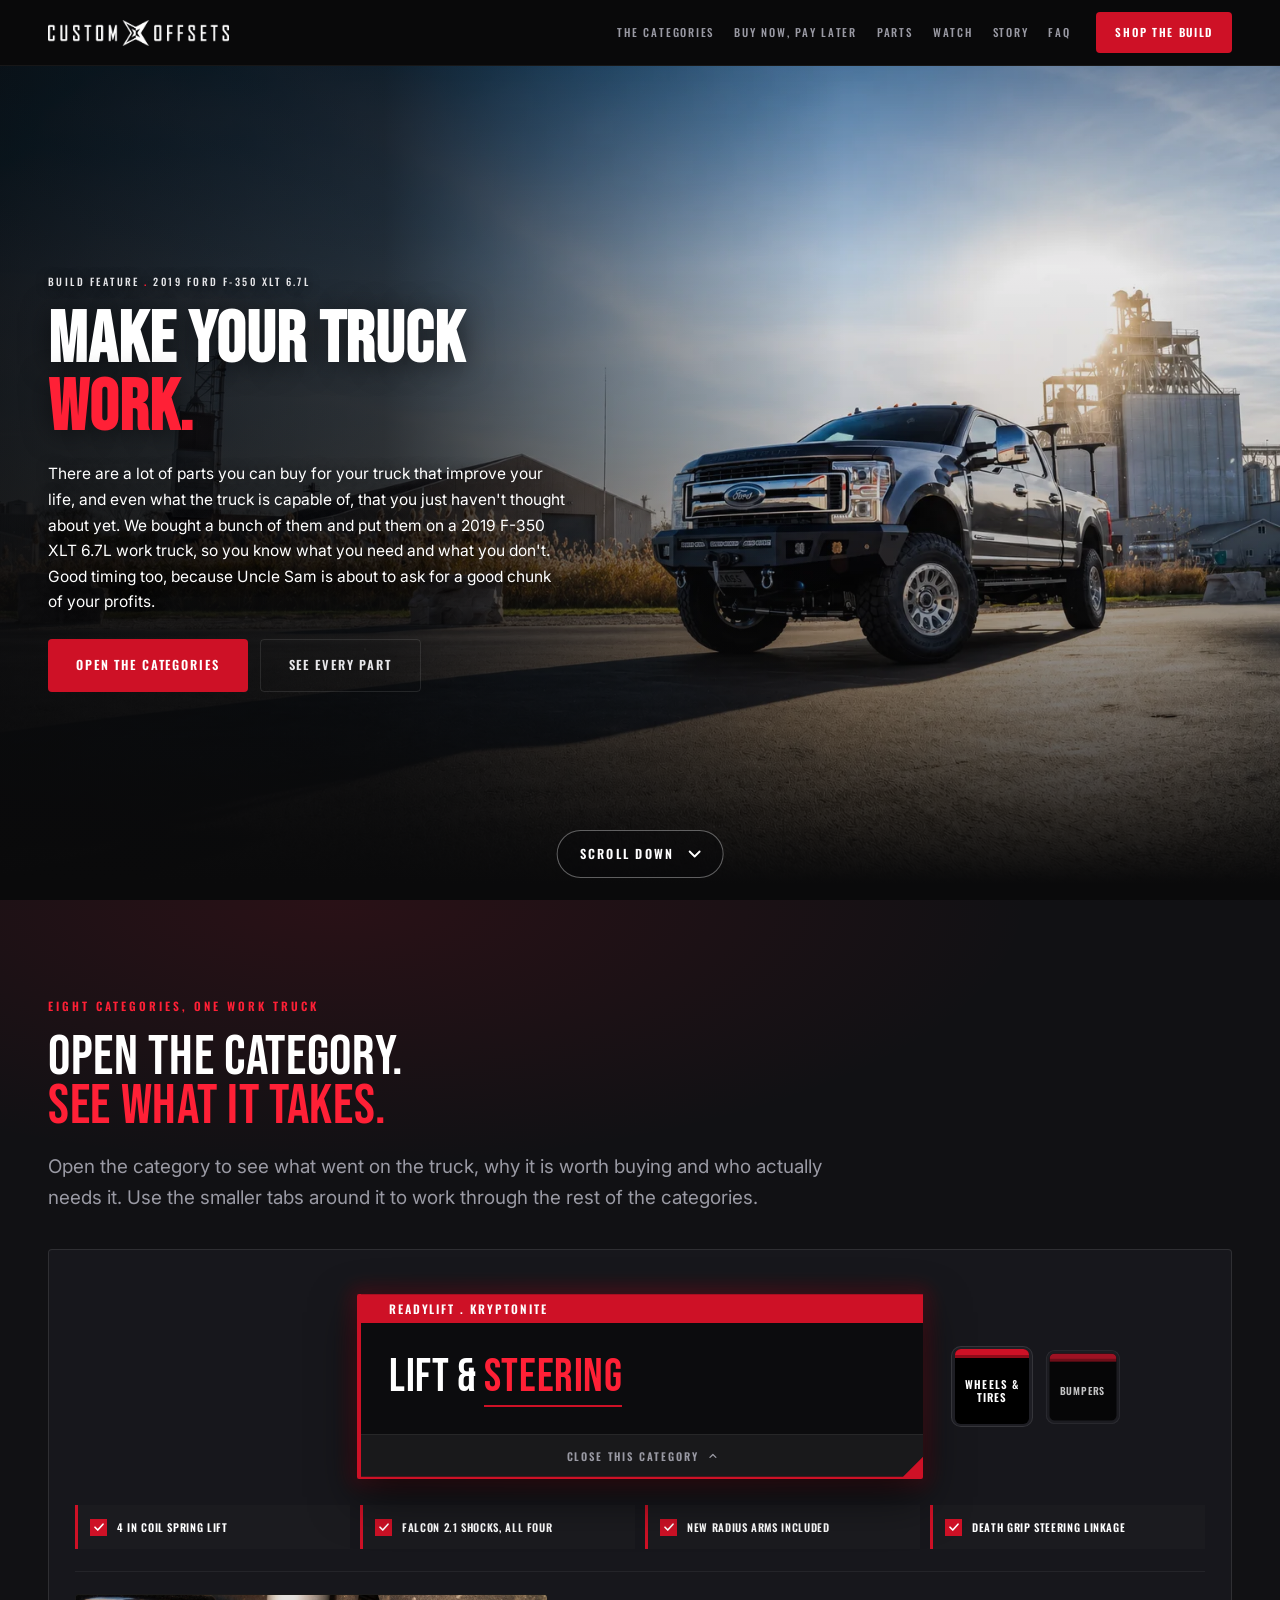
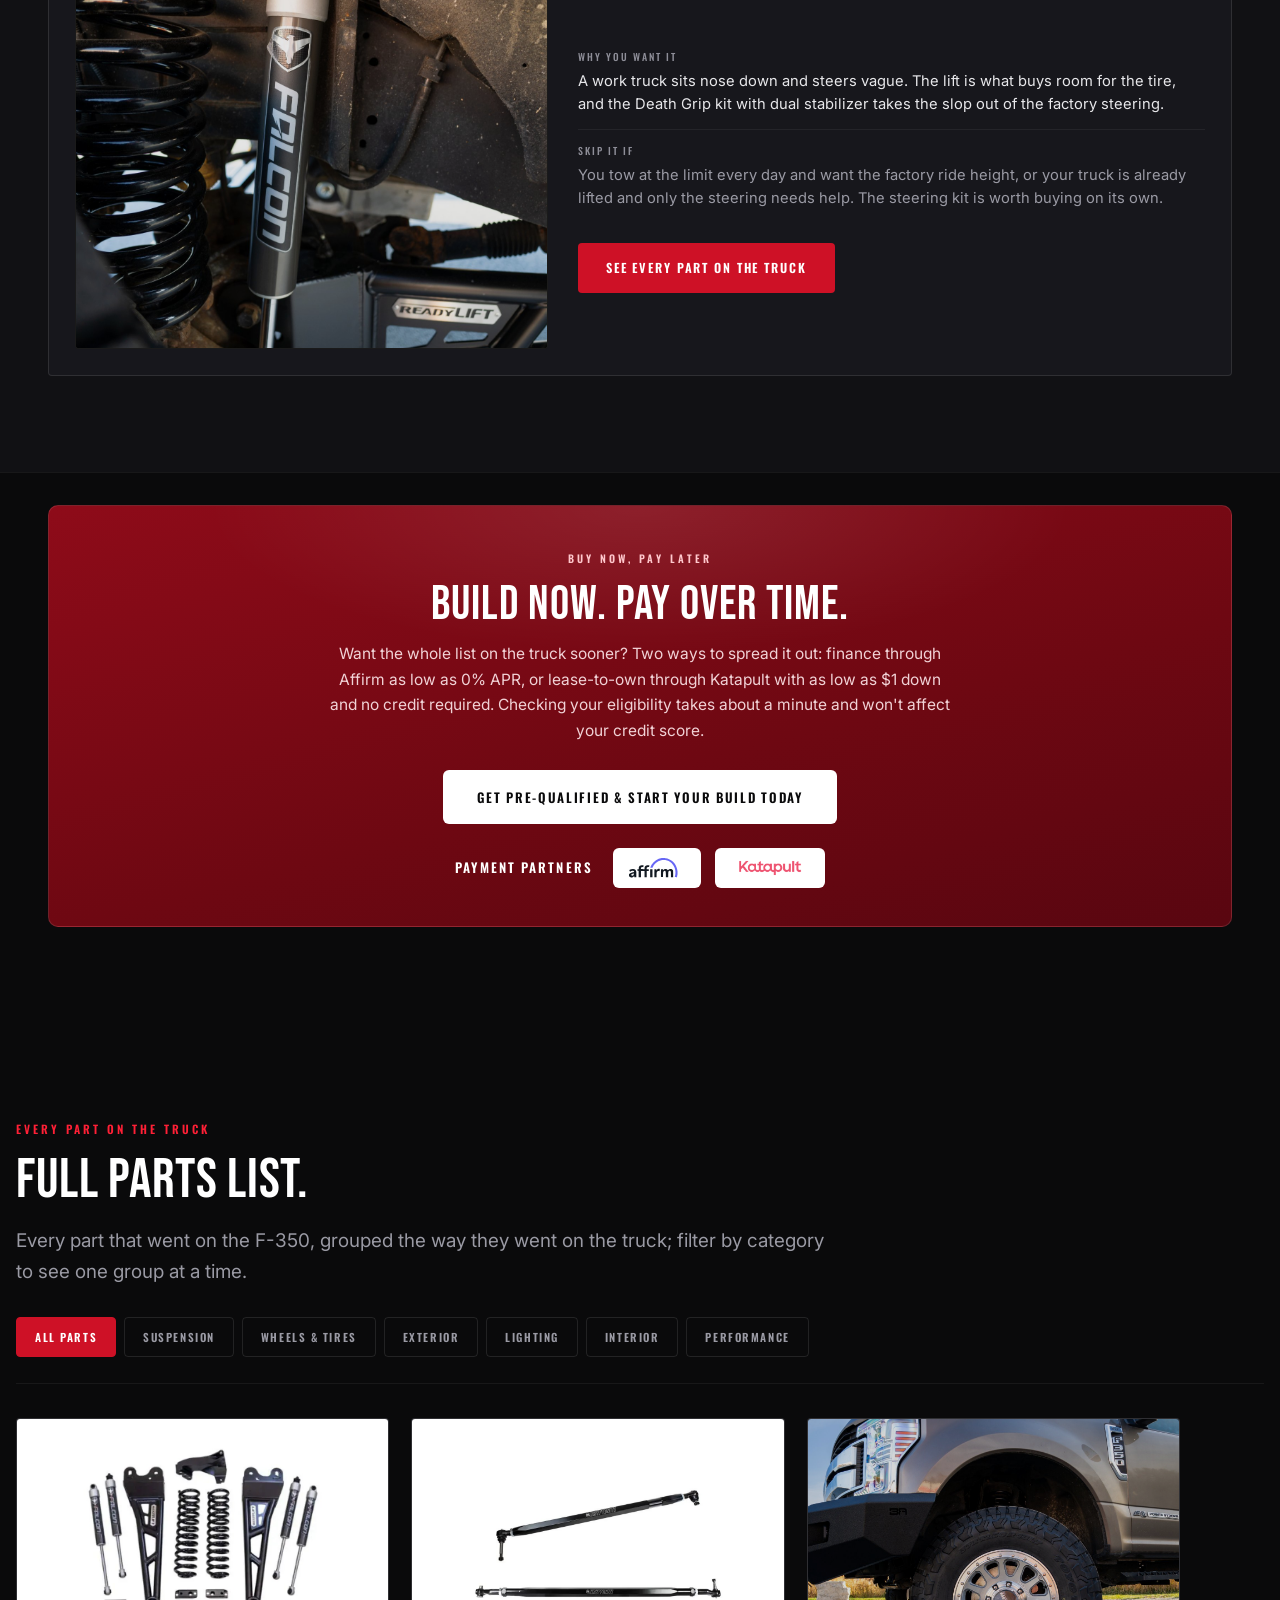
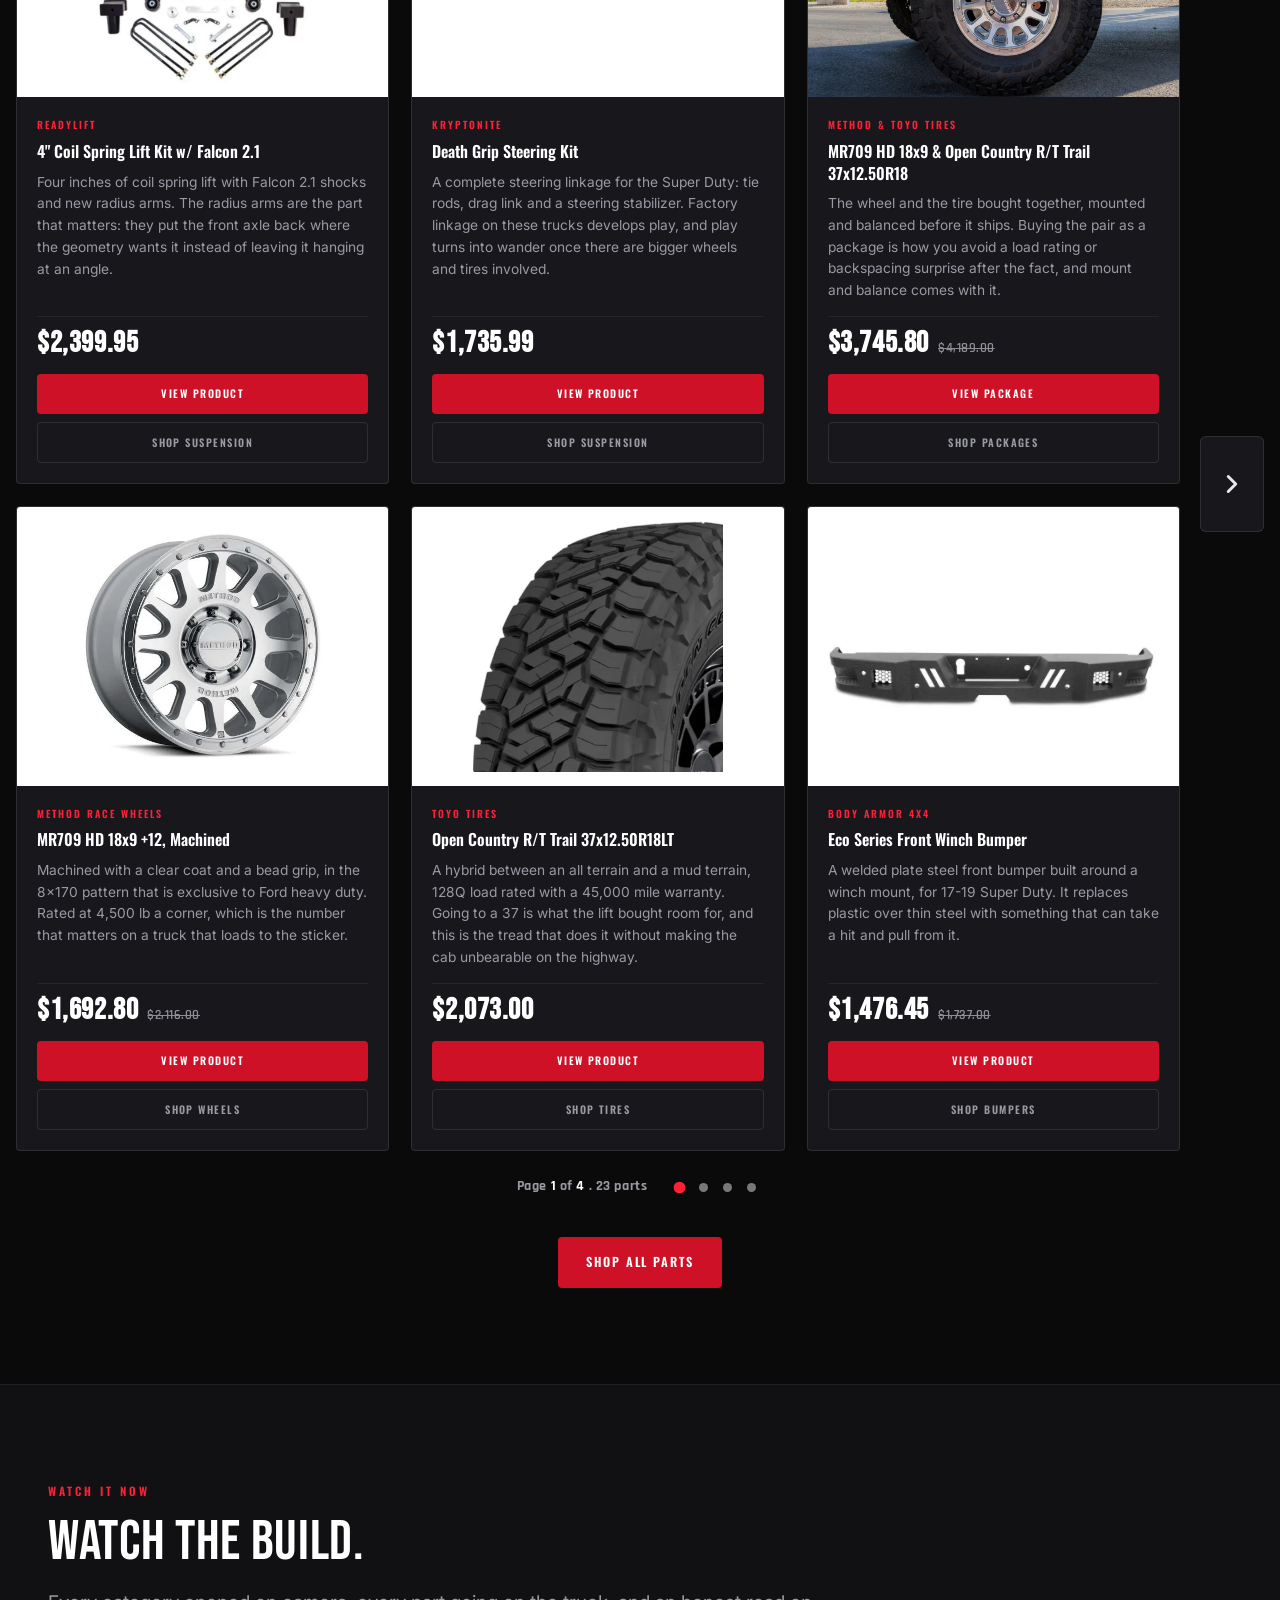
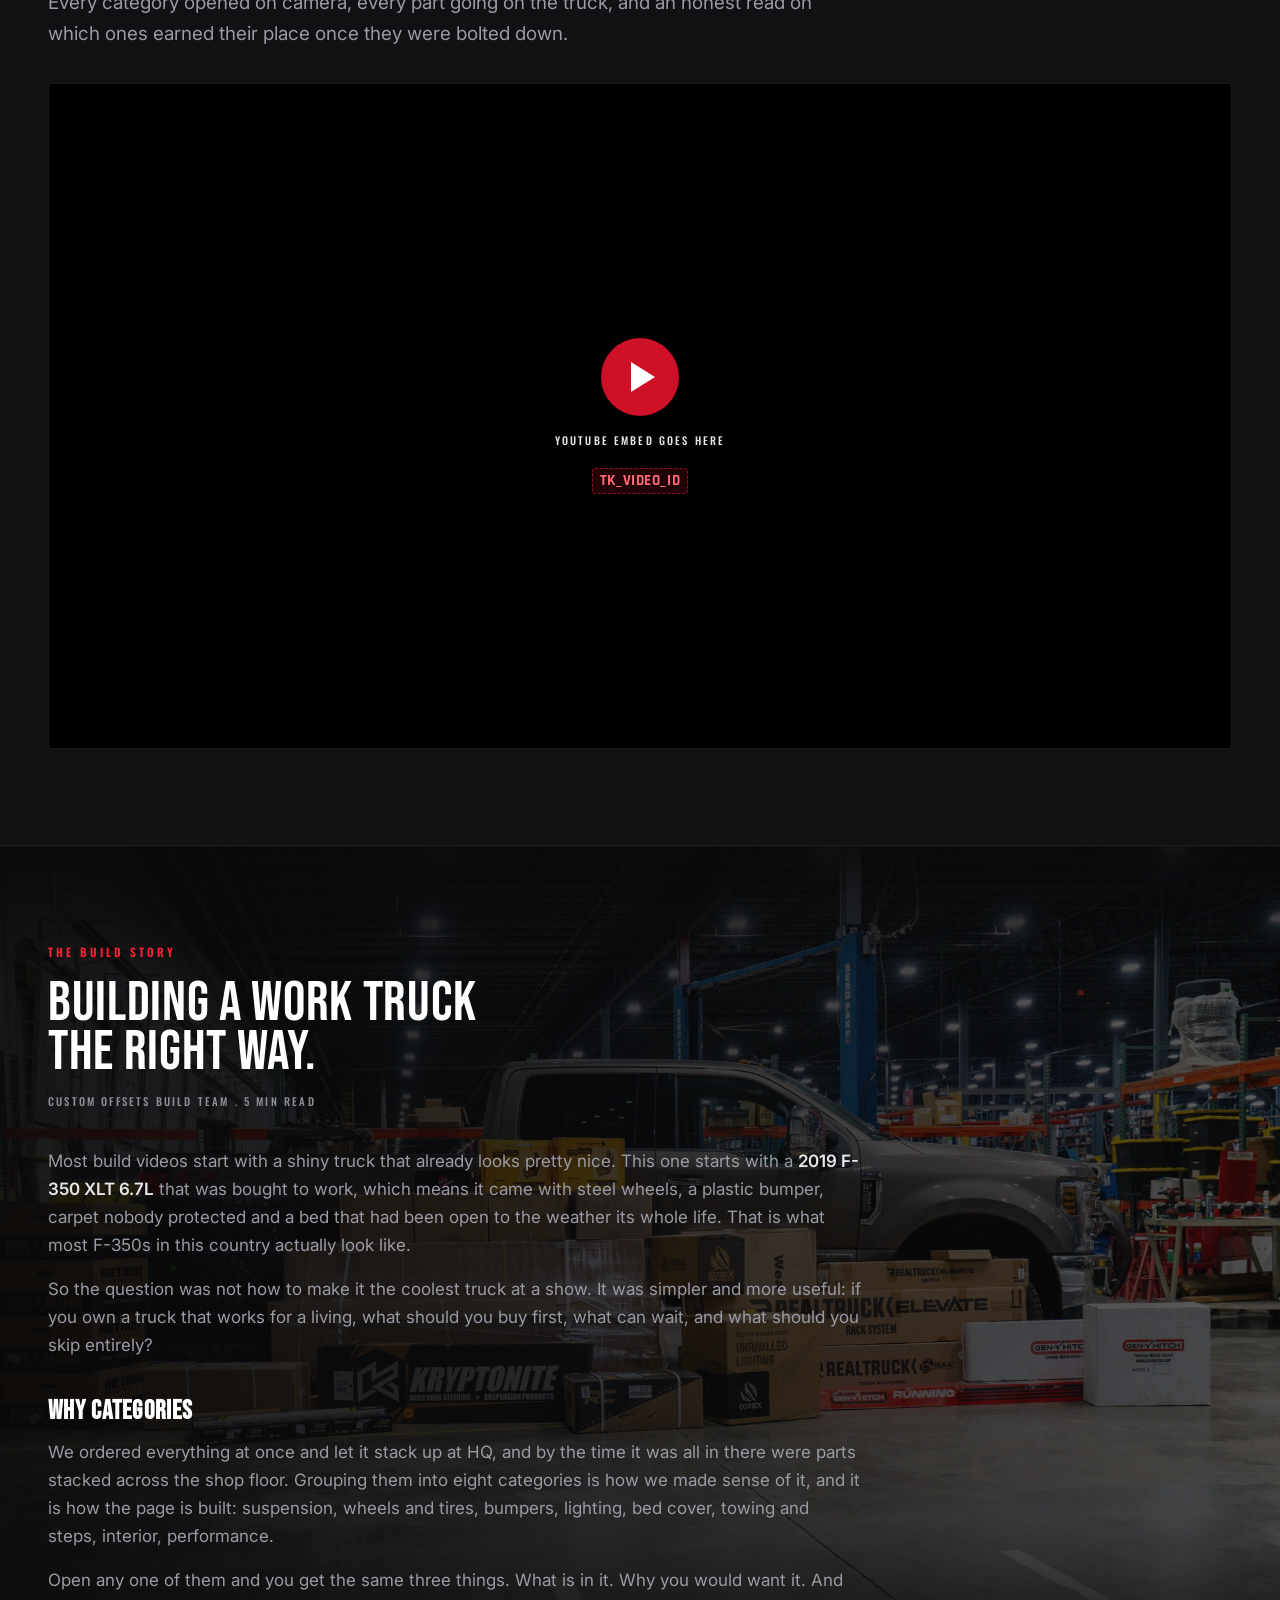
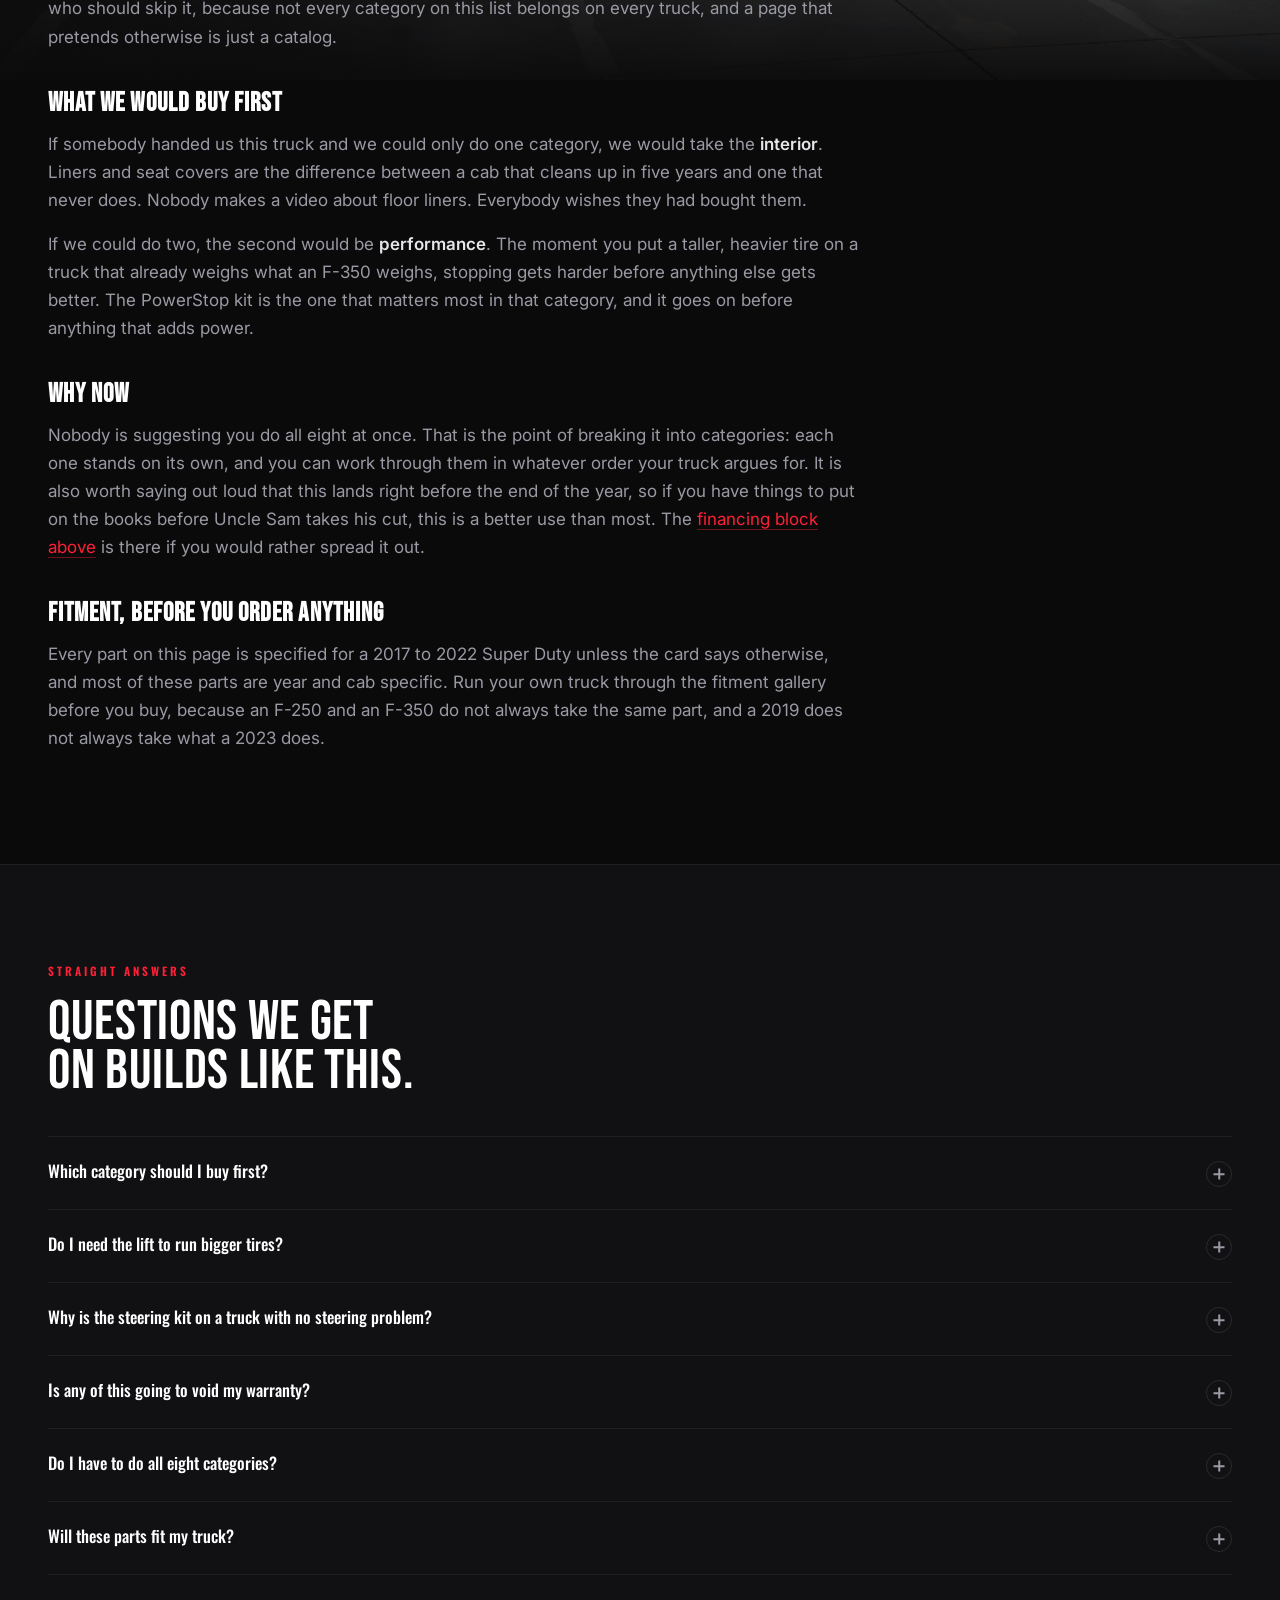
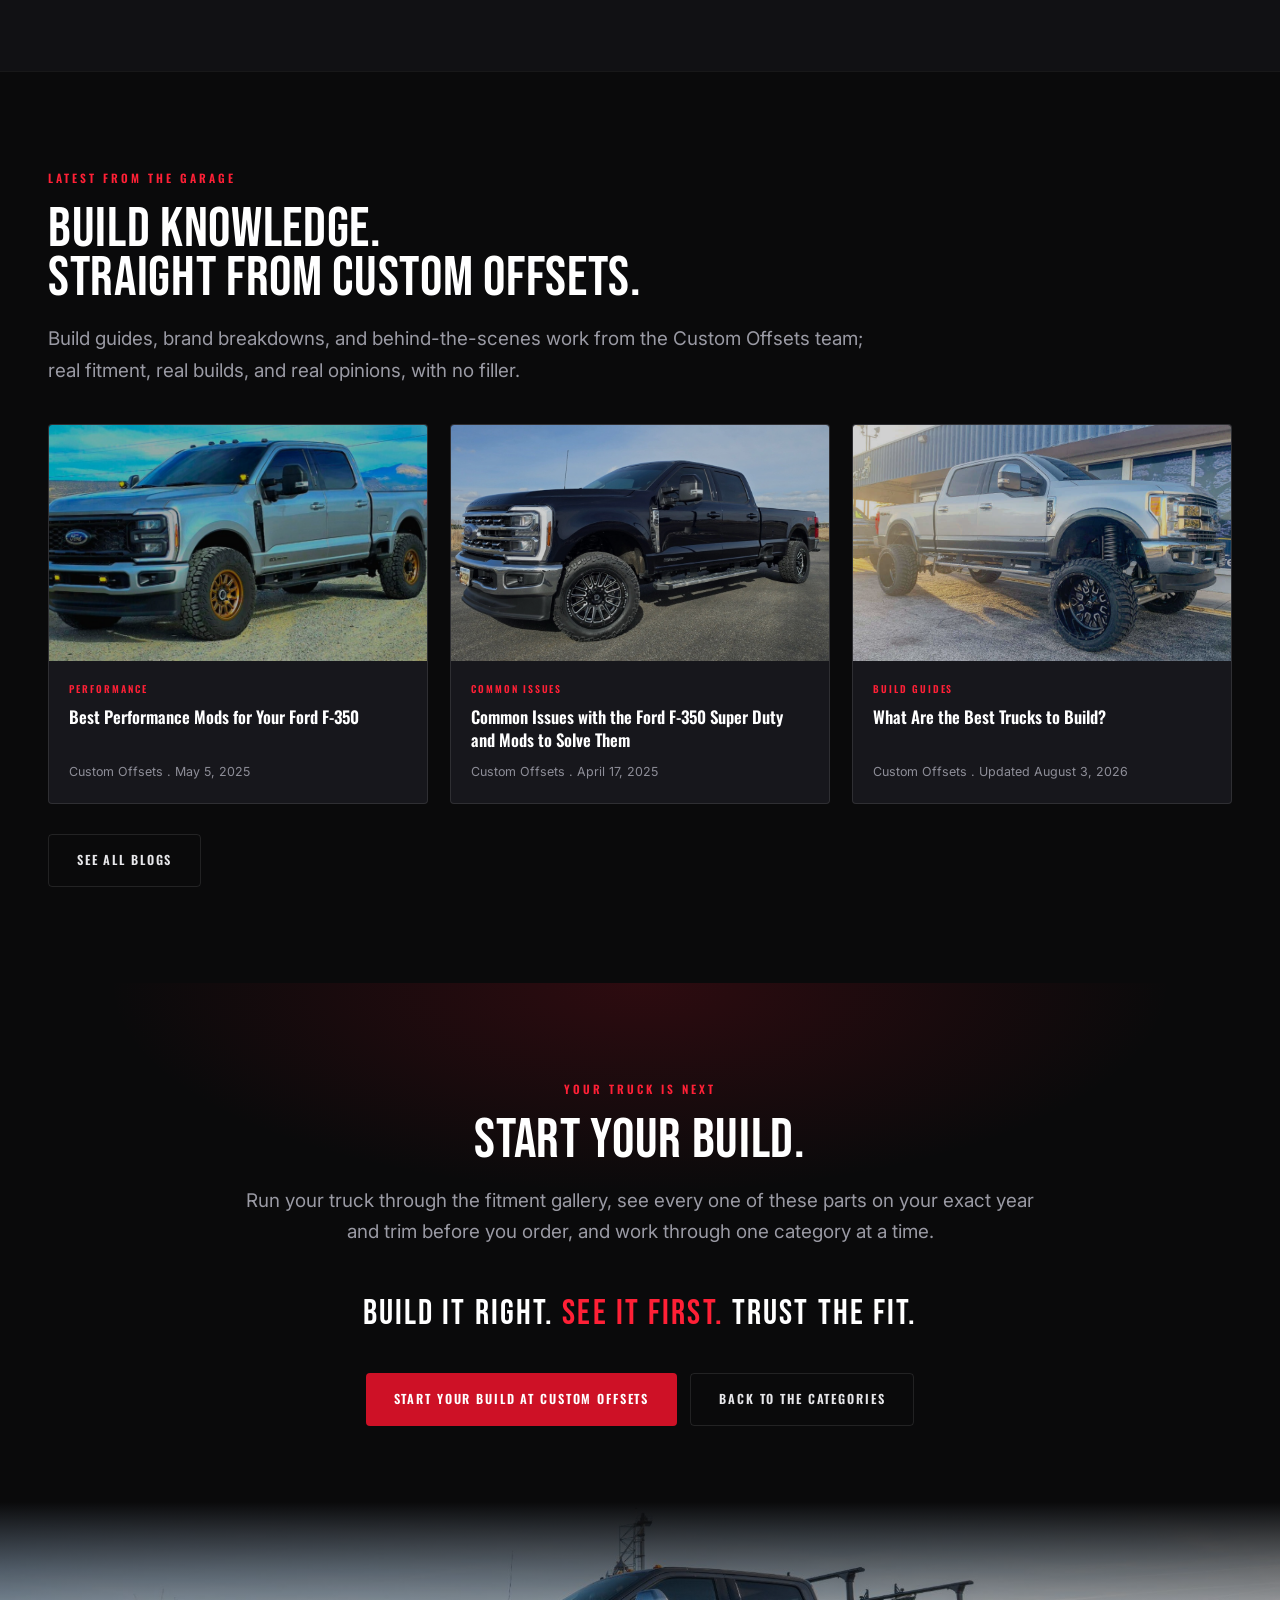
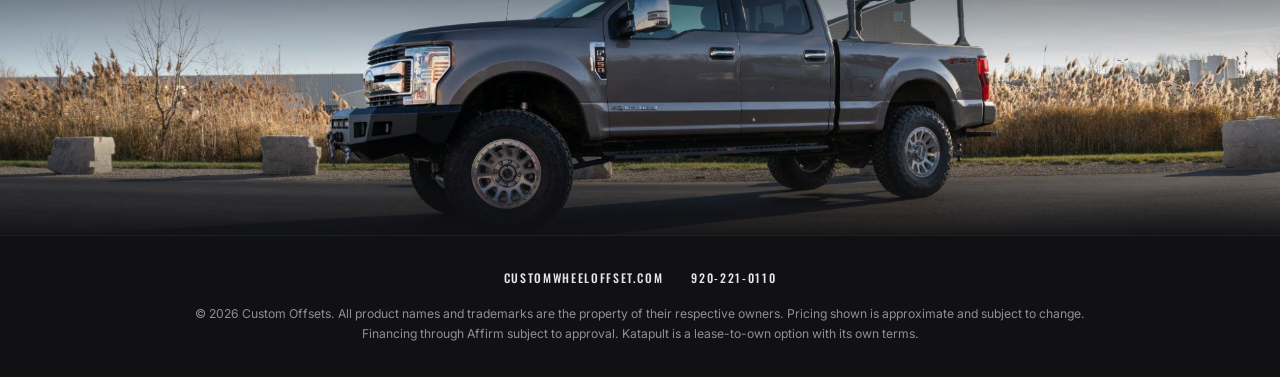
<file: index.html>
<!DOCTYPE html>
<html lang="en">
<head>
<meta charset="utf-8">
<meta name="viewport" content="width=device-width, initial-scale=1">
<title>23 Upgrades for a 2019 F-350 XLT Work Truck | Custom Offsets</title>
<meta name="description" content="We installed 23 upgrades on a 2019 F-350 XLT 6.7L work truck, eight categories at a time, so you can see what each one does and decide what your truck actually needs.">
<meta property="og:title" content="23 Upgrades for a 2019 F-350 Work Truck | Custom Offsets">
<meta property="og:description" content="Eight categories of parts on a 2019 F-350 XLT 6.7L work truck. What each one does, and who actually needs it.">
<meta property="og:image" content="images/og-share.jpg">
<meta property="og:type" content="article">
<meta name="twitter:card" content="summary_large_image">
<link rel="preconnect" href="https://fonts.googleapis.com">
<link rel="preconnect" href="https://fonts.gstatic.com" crossorigin>
<link href="https://fonts.googleapis.com/css2?family=Bebas+Neue&family=Oswald:wght@400;500;600;700&family=Inter:wght@400;500;600;700&family=Rajdhani:wght@500;600;700&display=swap" rel="stylesheet">
<link rel="stylesheet" href="styles.css">
<link rel="icon" type="image/png" href="images/favicon.png">
</head>
<body>
<a class="skip" href="#main">Skip to content</a>

<!-- ===================== NAV ===================== -->
<nav class="nav" aria-label="Main">
  <div class="nav__in">
    <a class="brand" href="#top"><img src="images/logo.png" alt="Custom Offsets"></a>
    <div class="nav__links">
      <a href="#meter">The Categories</a>
      <a href="#bnpl">Buy Now, Pay Later</a>
      <a href="#parts">Parts</a>
      <a href="#watch">Watch</a>
      <a href="#story">Story</a>
      <a href="#faq">FAQ</a>
    </div>
    <a class="nav__cta" href="#parts">Shop the Build</a>
  </div>
  <div class="progress" id="progress"></div>
</nav>

<main id="main" tabindex="-1">
<!-- ===================== HERO =====================
     ART: images/hero-f350.webp (1536x1024, truck right of centre). -->
<header class="hero" id="top">
  <div class="hero__bg">
    <img src="images/hero-f350.webp" alt="The 2019 Ford F-350 XLT on 37s in front of a grain elevator" fetchpriority="high">
  </div>
  <div class="hero__in">
    <div class="wrap">
      <div class="stamp">Build Feature <b>.</b> 2019 Ford F-350 XLT 6.7L</div>
      <h1 class="display">Make your truck<span class="l2">work.</span></h1>
      <p class="hero__sub">
        There are a lot of parts you can buy for your truck that improve your life, and even what the truck
        is capable of, that you just haven't thought about yet. We bought a bunch of them and put them on a
        2019 F-350 XLT 6.7L work truck, so you know what you need and what you don't. Good timing too, because
        Uncle Sam is about to ask for a good chunk of your profits.
      </p>
      <div class="hero__actions">
        <a class="btn btn--primary" href="#meter">Open the categories</a>
        <a class="btn btn--ghost" href="#parts">See every part</a>
      </div>
    </div>
  </div>
  <div class="hero__scrollwrap" id="heroScroll">
    <a class="hero__scroll" href="#meter">
      <span class="hero__scroll-t">Scroll down</span>
      <svg viewBox="0 0 24 24" aria-hidden="true" focusable="false"><polyline points="6 9 12 15 18 9"></polyline></svg>
    </a>
  </div>
</header>

<!-- ===================== THE BURNOUT METER ===================== -->
<section class="sec meter" id="meter">
  <div class="wrap">
    <div class="rv">
      <div class="kicker">Eight categories, one work truck</div>
      <h2 class="display">Open the category.<br><span class="red">See what it takes.</span></h2>
      <p class="lede" style="margin-top:20px">
        Open the category to see what went on the truck, why it is worth buying and who actually
        needs it. Use the smaller tabs around it to work through the rest of the categories.
      </p>
    </div>

    <div class="mbox rv">
      <div class="daystage" id="daystage">
        <div class="dayside dayside--l" id="sideL"></div>

        <button class="dayhero" id="dayhero" type="button" aria-expanded="false" aria-controls="dayPanel">
          <span class="dayhero__glow" aria-hidden="true"><span class="dayhero__glowi"></span></span>
          <span class="dayhero__face"><span class="dayhero__in">
            <span class="dayhero__head"><span class="dayhero__hk" data-role="heroHead">&nbsp;</span></span>
            <span class="hbanner">
              <span class="hbanner__l">
                <span class="hbanner__h"><span data-role="hA"></span><span class="hb" data-role="hB"></span></span>
              </span>
            </span>
            <span class="dayhero__cta">
              <span data-role="heroCta">Open this category</span>
              <svg viewBox="0 0 24 24" aria-hidden="true"><polyline points="6 9 12 15 18 9"></polyline></svg>
            </span>
          </span></span>
        </button>

        <div class="dayside dayside--r" id="sideR"></div>
      </div>

      <div class="opener" id="dayPanel" role="region" aria-label="The category you picked">
        <div class="opener__in">
          <div class="specrow" data-role="specs"></div>
          <div class="detail" id="detail">
          <div class="detail__vis">
            <img data-role="dayimg" alt="" hidden>
            <div class="ph" data-role="ph" aria-hidden="true"><b data-role="phb"></b><em>Photo TK</em></div>
          </div>

          <div class="detail__body">
  
            <div class="rows">
              <div class="row"><div class="row__k" data-role="kWhy">Why you want it</div><div class="row__v" data-role="why"></div></div>
              <div class="row row--alt"><div class="row__k" data-role="kFought">Skip it if</div><div class="row__v" data-role="fought"></div></div>
            </div>
  
            <div class="detail__cta">
              <a class="btn btn--primary" href="#parts">See every part on the truck</a>
            </div>
          </div>
          </div>
        </div>
      </div>

    </div>
  </div>
</section>

<!-- ===================== BUY NOW PAY LATER ===================== -->
<section class="sec bnpl" id="bnpl" style="padding-top:0">
  <div class="wrap">
    <div class="finbanner rv">
      <div class="finbanner__k">Buy now, pay later</div>
      <div class="finbanner__t">Build now. Pay over time.</div>
      <p class="finbanner__p">
        Want the whole list on the truck sooner? Two ways to spread it out: finance through Affirm
        as low as 0% APR, or lease-to-own through Katapult with as low as $1 down and no credit required.
        Checking your eligibility takes about a minute and won't affect your credit score.
      </p>
      <button class="finbanner__btn" type="button" id="finOpen">Get pre-qualified &amp; start your build today</button>
      <div class="finbanner__lenders">
        <span class="finbanner__label">Payment partners</span>
        <span class="lender"><img src="images/affirm-logo.svg" alt="Affirm"></span>
        <span class="lender lender--katapult"><img src="images/katapult-logo.png" alt="Katapult"></span>
      </div>
    </div>
  </div>
</section>

<!-- ===================== FINANCING MODAL ===================== -->
<button class="affirm-site-modal" type="button" data-page-type="marketplace" id="affirmTrigger" hidden tabindex="-1" aria-label="Open Affirm pre-qualification"></button>
<div class="modal" id="finModal" role="dialog" aria-modal="true" aria-labelledby="finModalTitle">
  <div class="modal__scrim" data-close></div>
  <div class="modal__panel">
    <button class="modal__x" type="button" data-close aria-label="Close financing options">&#10005;</button>
    <div class="modal__k">Buy now, pay later</div>
    <h2 class="modal__t" id="finModalTitle">Two ways to pay over time.</h2>
    <p class="modal__p">
      Check your eligibility with no impact to your credit score. You'll get a decision in seconds and see
      your exact terms before you commit. Pick the one that fits and start ordering parts.
    </p>
    <div class="fin">
      <div class="fincard">
        <div class="fincard__logo"><span class="lender"><img src="images/affirm-logo.svg" alt="Affirm"></span></div>
        <span class="pill">As low as 0% APR</span>
        <h3>Build. Pay monthly.</h3>
        <p>
          Finance the whole build through Custom Offsets: wheels, tires, suspension, lighting, performance,
          and cooling parts on one approval. As low as 0% APR for qualified buyers, with predictable monthly payments and
          no late fees or hidden fees.
        </p>
        <a class="btn btn--primary" href="https://www.customwheeloffset.com/financing" target="_blank" rel="noopener" data-lender="affirm">Pre-qualify with Affirm</a>
      </div>
      <div class="fincard">
        <div class="fincard__logo"><span class="lender lender--katapult"><img src="images/katapult-logo.png" alt="Katapult"></span></div>
        <span class="pill">As low as $1 down</span>
        <h3>No credit required.</h3>
        <p>
          Katapult's lease-to-own option gets the parts on your truck for as low as $1 down, with a decision
          in seconds and no credit required. It's built for buyers who are still establishing or rebuilding credit.
        </p>
        <a class="btn btn--primary" href="https://www.customwheeloffset.com/financing" target="_blank" rel="noopener" data-lender="katapult">Pre-qualify with Katapult</a>
      </div>
    </div>
    <p class="finnote">Your rate will be 0% APR or 10 to 36% APR based on credit, and is subject to an eligibility check. Payment options through Affirm are provided by these lending partners: <a href="https://www.affirm.com/lenders" target="_blank" rel="noopener">affirm.com/lenders</a>. Options depend on your purchase amount, and a down payment may be required. Katapult is a lease-to-own program with its own terms, not a loan. Learn more about payment options at Custom Offsets.</p>
  </div>
</div>

<!-- ===================== PARTS =====================
     Every .pcard__img below is a CSS placeholder. Swap the .ph block for
     <img src="images/part-xx.jpg" alt="..."> and nothing else changes.
     LINKS: category level only for now. Eight of these have Custom Offsets
     part numbers and need their direct product URLs pulled before launch. -->
<section class="sec parts" id="parts">
  <div class="wrap wrap--wide">
    <div class="rv">
      <div class="kicker">Every part on the truck</div>
      <h2 class="display">Full parts list.</h2>
      <p class="lede" style="margin-top:20px">
        Every part that went on the F-350, grouped the way they went on the truck; filter by category
        to see one group at a time.
      </p>
      <div class="ptabs" role="group" aria-label="Filter parts by category">
        <button class="ptab" type="button" aria-pressed="true" data-cat="all">All Parts</button>
        <button class="ptab" type="button" aria-pressed="false" data-cat="susp">Suspension</button>
        <button class="ptab" type="button" aria-pressed="false" data-cat="wt">Wheels &amp; Tires</button>
        <button class="ptab" type="button" aria-pressed="false" data-cat="ext">Exterior</button>
        <button class="ptab" type="button" aria-pressed="false" data-cat="light">Lighting</button>
        <button class="ptab" type="button" aria-pressed="false" data-cat="int">Interior</button>
        <button class="ptab" type="button" aria-pressed="false" data-cat="perf">Performance</button>
      </div>
    </div>

    <div class="carousel rv">
      <button class="carousel__arrow carousel__arrow--prev" type="button" id="pgPrev" aria-label="Previous parts"><svg viewBox="0 0 24 24" aria-hidden="true"><polyline points="15 18 9 12 15 6"></polyline></svg></button>
    <div class="pgrid" id="pgrid">
      <article class="pcard rv" data-cat="susp">
        <div class="pcard__img pcard__img--product"><img src="images/prod-lift.jpg" alt="ReadyLift 4 inch coil spring lift kit with Falcon 2.1 shocks" loading="lazy"></div>
        <div class="pcard__body">
          <div class="pcard__brand">ReadyLift</div>
          <h3 class="pcard__t">4" Coil Spring Lift Kit w/ Falcon 2.1</h3>
          <p class="pcard__p">Four inches of coil spring lift with Falcon 2.1 shocks and new radius arms. The radius arms are the part that matters: they put the front axle back where the geometry wants it instead of leaving it hanging at an angle.</p>
          <div class="pcard__price pcard__price--top num">$2,399.95</div>
          <div class="pcard__acts">
            <a class="a1" href="https://www.customwheeloffset.com/store/suspension/1345033/readylift-4-coil-spring-lift-kit-w-falcon-21-shocks-17-22-ford-f-250-f-350-super-duty-4wd-diesel-w-camper-spring-package" target="_blank" rel="noopener">View Product</a>
            <a class="a2" href="https://www.customwheeloffset.com/store/suspension" target="_blank" rel="noopener">Shop Suspension</a>
          </div>
        </div>
      </article>

      <article class="pcard rv" data-cat="susp">
        <div class="pcard__img pcard__img--product"><img src="images/prod-steering.jpg" alt="Kryptonite Death Grip steering kit" loading="lazy"></div>
        <div class="pcard__body">
          <div class="pcard__brand">Kryptonite</div>
          <h3 class="pcard__t">Death Grip Steering Kit</h3>
          <p class="pcard__p">A complete steering linkage for the Super Duty: tie rods, drag link and a steering stabilizer. Factory linkage on these trucks develops play, and play turns into wander once there are bigger wheels and tires involved.</p>
          <div class="pcard__price pcard__price--top num">$1,735.99</div>
          <div class="pcard__acts">
            <a class="a1" href="https://www.customwheeloffset.com/store/suspension/98244/kryptonite-death-grip-steering-kit" target="_blank" rel="noopener">View Product</a>
            <a class="a2" href="https://www.customwheeloffset.com/store/suspension" target="_blank" rel="noopener">Shop Suspension</a>
          </div>
        </div>
      </article>

      <article class="pcard rv" data-cat="wt">
        <div class="pcard__img"><img src="images/part-wheels.jpg" alt="Method MR709 HD wheel and Toyo Open Country R/T Trail tire on the truck" loading="lazy" style="object-position:50% 46%"></div>
        <div class="pcard__body">
          <div class="pcard__brand">Method &amp; Toyo Tires</div>
          <h3 class="pcard__t">MR709 HD 18x9 &amp; Open Country R/T Trail 37x12.50R18</h3>
          <p class="pcard__p">The wheel and the tire bought together, mounted and balanced before it ships. Buying the pair as a package is how you avoid a load rating or backspacing surprise after the fact, and mount and balance comes with it.</p>
          <div class="pcard__price pcard__price--top num">$3,745.80<s>$4,189.00</s></div>
          <div class="pcard__acts">
            <a class="a1" href="https://www.customwheeloffset.com/wheels-tires/2019-ford-f-350-super-duty?fitment-selection=all" target="_blank" rel="noopener">View Package</a>
            <a class="a2" href="https://www.customwheeloffset.com/wheels-tires/2019-ford-f-350-super-duty?fitment-selection=all" target="_blank" rel="noopener">Shop Packages</a>
          </div>
        </div>
      </article>

      <article class="pcard rv" data-cat="wt">
        <div class="pcard__img pcard__img--product"><img src="images/prod-wheel.jpg" alt="Method MR709 HD 18x9 machined wheel" loading="lazy"></div>
        <div class="pcard__body">
          <div class="pcard__brand">Method Race Wheels</div>
          <h3 class="pcard__t">MR709 HD 18x9 +12, Machined</h3>
          <p class="pcard__p">Machined with a clear coat and a bead grip, in the 8x170 pattern that is exclusive to Ford heavy duty. Rated at 4,500 lb a corner, which is the number that matters on a truck that loads to the sticker.</p>
          <div class="pcard__price pcard__price--top num">$1,692.80<s>$2,116.00</s></div>
          <div class="pcard__acts">
            <a class="a1" href="https://www.customwheeloffset.com/store/wheels?brand=Method&amp;wmodel=MR709+HD&amp;dia=18" target="_blank" rel="noopener">View Product</a>
            <a class="a2" href="https://www.customwheeloffset.com/store/wheels" target="_blank" rel="noopener">Shop Wheels</a>
          </div>
        </div>
      </article>

      <article class="pcard rv" data-cat="wt">
        <div class="pcard__img pcard__img--product"><img src="images/prod-tire.jpg" alt="Toyo Open Country R/T Trail tire" loading="lazy"></div>
        <div class="pcard__body">
          <div class="pcard__brand">Toyo Tires</div>
          <h3 class="pcard__t">Open Country R/T Trail 37x12.50R18LT</h3>
          <p class="pcard__p">A hybrid between an all terrain and a mud terrain, 128Q load rated with a 45,000 mile warranty. Going to a 37 is what the lift bought room for, and this is the tread that does it without making the cab unbearable on the highway.</p>
          <div class="pcard__price pcard__price--top num">$2,073.00</div>
          <div class="pcard__acts">
            <a class="a1" href="https://www.customwheeloffset.com/buy-wheel-offset2/354480/toyo-tires-open-country-r-t-trail-37x1250r18lt" target="_blank" rel="noopener">View Product</a>
            <a class="a2" href="https://www.customwheeloffset.com/store/tires" target="_blank" rel="noopener">Shop Tires</a>
          </div>
        </div>
      </article>

      <article class="pcard rv" data-cat="ext">
        <div class="pcard__img pcard__img--product"><img src="images/prod-rearbumper.jpg" alt="Body Armor 4x4 Ambush rear bumper" loading="lazy" data-slot="rear"></div>
        <div class="pcard__body">
          <div class="pcard__brand">Body Armor 4x4</div>
          <h3 class="pcard__t">Eco Series Front Winch Bumper</h3>
          <p class="pcard__p">A welded plate steel front bumper built around a winch mount, for 17-19 Super Duty. It replaces plastic over thin steel with something that can take a hit and pull from it.</p>
          <div class="pcard__price pcard__price--top num">$1,476.45<s>$1,737.00</s></div>
          <div class="pcard__acts">
            <a class="a1" href="https://www.customwheeloffset.com/store/exterior-accessories/59136/body-armor-4x4-eco-series-front-winch-bumper-17-19-ford-f-250-f-350" target="_blank" rel="noopener">View Product</a>
            <a class="a2" href="https://www.customwheeloffset.com/store/exterior-accessories/bumpers-and-accessories" target="_blank" rel="noopener">Shop Bumpers</a>
          </div>
        </div>
      </article>

      <article class="pcard rv" data-cat="ext">
        <div class="pcard__img pcard__img--product"><img src="images/prod-ambush.jpg" alt="Body Armor 4x4 Eco Series front winch bumper" loading="lazy" data-slot="front"></div>
        <div class="pcard__body">
          <div class="pcard__brand">Body Armor 4x4</div>
          <h3 class="pcard__t">Ambush Rear Bumper</h3>
          <p class="pcard__p">A steel rear bumper for 17-22 Super Duty. The factory plastic rear step is the first thing to bend when a trailer gets away from you.</p>
          <div class="pcard__price pcard__price--top num">$923.95<s>$1,087.00</s></div>
          <div class="pcard__acts">
            <a class="a1" href="https://www.customwheeloffset.com/store/exterior-accessories/112970/body-armor-4x4-ambush-rear-bumper-17-22-ford-f-250-f-350-super-duty" target="_blank" rel="noopener">View Product</a>
            <a class="a2" href="https://www.customwheeloffset.com/store/exterior-accessories/bumpers-and-accessories" target="_blank" rel="noopener">Shop Bumpers</a>
          </div>
        </div>
      </article>

      <article class="pcard rv" data-cat="ext">
        <div class="pcard__img pcard__img--product"><img src="images/prod-winch.jpg" alt="Rough Country 13,000 lb Torque winch on synthetic rope" loading="lazy"></div>
        <div class="pcard__body">
          <div class="pcard__brand">Rough Country</div>
          <h3 class="pcard__t">13,000 lb Torque Winch</h3>
          <p class="pcard__p">A 13,000 lb winch on synthetic rope. Synthetic weighs less than cable, does not store energy the same way if it lets go, and is the reason a winch is worth running on a work truck.</p>
          <div class="pcard__price pcard__price--top num">$899.95</div>
          <div class="pcard__acts">
            <a class="a1" href="https://www.customwheeloffset.com/store/exterior-accessories/174270/rough-country-13000lb-torque-winch-synthetic-rope" target="_blank" rel="noopener">View Product</a>
            <a class="a2" href="https://www.customwheeloffset.com/store/exterior-accessories/winches-and-recovery" target="_blank" rel="noopener">Shop Recovery</a>
          </div>
        </div>
      </article>

      <article class="pcard rv" data-cat="light">
        <div class="pcard__img pcard__img--product"><img src="images/prod-lightbar.jpg" alt="Diode Dynamics SS30 light bar" loading="lazy"></div>
        <div class="pcard__body">
          <div class="pcard__brand">Lighting</div>
          <h3 class="pcard__t">Front Bumper Light Bar</h3>
          <p class="pcard__p">A light bar mounted in the front bumper opening. Bumper mounting keeps it out of the windshield reflection and off the roofline, where the wind noise lives.</p>
          <div class="pcard__price pcard__price--top num">$799.95</div>
          <div class="pcard__acts">
            <a class="a2" href="https://www.customwheeloffset.com/store/lighting" target="_blank" rel="noopener">Shop Lighting</a>
          </div>
        </div>
      </article>

      <article class="pcard rv" data-cat="light">
        <div class="pcard__img pcard__img--product"><img src="images/prod-fog-white.jpg" alt="Diode Dynamics SS3 Pro pods, white" loading="lazy"></div>
        <div class="pcard__body">
          <div class="pcard__brand">Lighting</div>
          <h3 class="pcard__t">Front Bumper Fog Lights, Outer</h3>
          <p class="pcard__p">The outer pair in the bumper. Fog lights sit low on purpose, under the layer of fog or dust that a high-mounted light just reflects back at you.</p>
          <div class="pcard__price pcard__price--top num">$599.95</div>
          <div class="pcard__acts">
            <a class="a2" href="https://www.customwheeloffset.com/store/lighting" target="_blank" rel="noopener">Shop Lighting</a>
          </div>
        </div>
      </article>

      <article class="pcard rv" data-cat="light">
        <div class="pcard__img pcard__img--product"><img src="images/prod-fog-amber.jpg" alt="Diode Dynamics SS3 Pro pods, amber" loading="lazy"></div>
        <div class="pcard__body">
          <div class="pcard__brand">Lighting</div>
          <h3 class="pcard__t">Front Bumper Fog Lights, Inner</h3>
          <p class="pcard__p">The inner pair, running in tandem with the headlights. Pairing them to the factory fog light switch gives an added boost to the lighting range for nighttime driving.</p>
          <div class="pcard__price pcard__price--top num">$599.95<em>each</em></div>
          <div class="pcard__acts">
            <a class="a2" href="https://www.customwheeloffset.com/store/lighting" target="_blank" rel="noopener">Shop Lighting</a>
          </div>
        </div>
      </article>

      <article class="pcard rv" data-cat="light">
        <div class="pcard__img pcard__img--product"><img src="images/prod-headlights.jpg" alt="AlphaRex LUXX series LED projector headlights, chrome" loading="lazy"></div>
        <div class="pcard__body">
          <div class="pcard__brand">Lighting</div>
          <h3 class="pcard__t">Headlights</h3>
          <p class="pcard__p">Replacement headlight housings for the Super Duty. Twenty years of UV is not the issue on a 2019; the issue is that the factory housing was built to a price.</p>
          <div class="pcard__price pcard__price--top num">$935.00</div>
          <div class="pcard__acts">
            <a class="a1" href="https://www.customwheeloffset.com/store/lighting/184344/alpharex-luxx-series-mkii-led-projector-headlights-chrome-17-19-ford-f-250-350-450-super-duty?year=2019&amp;make=Ford&amp;model=F-350+Super+Duty&amp;trim=XLT&amp;drive=4WD&amp;modification=Minor+Plastic+Trimming&amp;rubbing=No+rubbing+or+scrubbing&amp;suspension=Suspension+Lift+4.75%22" target="_blank" rel="noopener">View Product</a>
            <a class="a2" href="https://www.customwheeloffset.com/store/lighting" target="_blank" rel="noopener">Shop Lighting</a>
          </div>
        </div>
      </article>

      <article class="pcard rv" data-cat="ext">
        <div class="pcard__img pcard__img--product"><img src="images/prod-bedcover.jpg" alt="BAK Revolver X4ts hard roll-up tonneau cover on T-slot rails" loading="lazy"></div>
        <div class="pcard__body">
          <div class="pcard__brand">BAK Industries</div>
          <h3 class="pcard__t">Revolver X4ts Bed Cover</h3>
          <p class="pcard__p">A hard roll-up tonneau on T-slot rails. It rolls back for tall loads and locks flat for everything else, which is the compromise a folding cover does not make.</p>
          <div class="pcard__price pcard__price--top num">$1,779.99</div>
          <div class="pcard__acts">
            <a class="a1" href="https://www.customwheeloffset.com/store/exterior-accessories/186361/bak-industries-revolver-x4ts-hard-roll-up-tonneau-cover-w-t-slot-rails" target="_blank" rel="noopener">View Product</a>
            <a class="a2" href="https://www.customwheeloffset.com/store/exterior-accessories" target="_blank" rel="noopener">Shop Exterior</a>
          </div>
        </div>
      </article>

      <article class="pcard rv" data-cat="ext">
        <div class="pcard__img pcard__img--product"><img src="images/prod-rack.jpg" alt="RealTruck Elevate truck rack over a roll-up bed cover" loading="lazy"></div>
        <div class="pcard__body">
          <div class="pcard__brand">RealTruck</div>
          <h3 class="pcard__t">Elevate Truck Rack</h3>
          <p class="pcard__p">An adjustable rack that clamps to the bed rails and sits over the cover, so ladders and lumber ride above a bed that is still locked and dry. The crossbars slide and the uprights drop out when you do not need them.</p>
          <div class="pcard__price pcard__price--top num">$999.99</div>
          <div class="pcard__acts">
            <a class="a2" href="https://www.customwheeloffset.com/store/exterior-accessories" target="_blank" rel="noopener">Shop Exterior</a>
          </div>
        </div>
      </article>

      <article class="pcard rv" data-cat="ext">
        <div class="pcard__img pcard__img--product"><img src="images/prod-boards.jpg" alt="GEN-Y running boards" loading="lazy"></div>
        <div class="pcard__body">
          <div class="pcard__brand">GEN-Y</div>
          <h3 class="pcard__t">Running Boards</h3>
          <p class="pcard__p">Boards down each side of the cab. The taller the truck, the more the first step up decides who is willing to ride in it.</p>
          <div class="pcard__price pcard__price--top num">$699.95</div>
          <div class="pcard__acts">
            <a class="a2" href="https://www.customwheeloffset.com/store/exterior-accessories" target="_blank" rel="noopener">Shop Exterior</a>
          </div>
        </div>
      </article>

      <article class="pcard rv" data-cat="ext">
        <div class="pcard__img pcard__img--product"><img src="images/prod-hitch.jpg" alt="GEN-Y Boss Torsion-Flex 21K drop hitch" loading="lazy"></div>
        <div class="pcard__body">
          <div class="pcard__brand">GEN-Y</div>
          <h3 class="pcard__t">Boss Torsion-Flex 21K Drop Hitch</h3>
          <p class="pcard__p">A 2.5 inch receiver with a 9 inch drop and five adjustable positions, dual ball mount and pintle lock included. It brings the ball back down to the coupler after the lift; towing nose high puts the load on the rear axle of the trailer and takes weight off your steer tires.</p>
          <div class="pcard__price pcard__price--top num">$979.95</div>
          <div class="pcard__acts">
            <a class="a1" href="https://www.customwheeloffset.com/store/exterior-accessories/81968/gen-y-the-boss-torsion-flex-21k-drop-hitch-25-shank-9-drop-5-adjustable-positions-versa-ball-mount-pintle-lock" target="_blank" rel="noopener">View Product</a>
            <a class="a2" href="https://www.customwheeloffset.com/store/exterior-accessories/towing" target="_blank" rel="noopener">Shop Towing</a>
          </div>
        </div>
      </article>

      <article class="pcard rv" data-cat="ext">
        <div class="pcard__img pcard__img--product"><img src="images/prod-hitchstep.jpg" alt="GEN-Y Phantom XL hitch step" loading="lazy"></div>
        <div class="pcard__body">
          <div class="pcard__brand">GEN-Y</div>
          <h3 class="pcard__t">Phantom XL Hitch Step</h3>
          <p class="pcard__p">A serrated heavy duty step that lives in the receiver. It is the easiest way to reach the middle of the bed on a truck sitting this tall.</p>
          <div class="pcard__price pcard__price--top num">$279.95</div>
          <div class="pcard__acts">
            <a class="a2" href="https://www.customwheeloffset.com/store/exterior-accessories/towing" target="_blank" rel="noopener">Shop Towing</a>
          </div>
        </div>
      </article>

      <article class="pcard rv" data-cat="int">
        <div class="pcard__img pcard__img--product"><img src="https://images.customwheeloffset.com/buy2/web/105325-1-weathertech-hp-grey-front-floorliner-supercrew-cab-17-22-ford-f-250-350-450.jpg" alt="WeatherTech HP Grey Front FloorLiner" loading="lazy"></div>
        <div class="pcard__body">
          <div class="pcard__brand">WeatherTech</div>
          <h3 class="pcard__t">HP Grey Front FloorLiner</h3>
          <p class="pcard__p">Full coverage up front, cut for the SuperCrew cab. On a work truck this is the single part standing between the carpet and whatever is on the jobsite.</p>
          <div class="pcard__price pcard__price--top num">$155.95</div>
          <div class="pcard__acts">
            <a class="a1" href="https://www.customwheeloffset.com/store/interior-accessories/105325/weathertech-hp-grey-front-floorliner-supercrew-cab-17-22-ford-f-250-350-450?year=2019&amp;make=Ford&amp;model=F-350+Super+Duty&amp;trim=XLT&amp;drive=4WD" target="_blank" rel="noopener">View Product</a>
            <a class="a2" href="https://www.customwheeloffset.com/store/interior-accessories" target="_blank" rel="noopener">Shop Interior</a>
          </div>
        </div>
      </article>

      <article class="pcard rv" data-cat="int">
        <div class="pcard__img pcard__img--product"><img src="images/prod-liner-rear.jpg" alt="WeatherTech Grey Rear FloorLiner HP" loading="lazy"></div>
        <div class="pcard__body">
          <div class="pcard__brand">WeatherTech</div>
          <h3 class="pcard__t">Grey Rear FloorLiner HP</h3>
          <p class="pcard__p">The back half, cut around the first row bench and the under seat storage. Rear footwells take the mud that walks in on somebody else's boots.</p>
          <div class="pcard__price pcard__price--top num">$126.95</div>
          <div class="pcard__acts">
            <a class="a1" href="https://www.customwheeloffset.com/store/interior-accessories/110659/weathertech-grey-rear-floorliner-hp-for-crew-1st-row-bench-under-seat-storage-17-21-ford-f-250-super-duty-f-350-super-duty?year=2019&amp;make=Ford&amp;model=F-350+Super+Duty&amp;trim=XLT&amp;drive=4WD" target="_blank" rel="noopener">View Product</a>
            <a class="a2" href="https://www.customwheeloffset.com/store/interior-accessories" target="_blank" rel="noopener">Shop Interior</a>
          </div>
        </div>
      </article>

      <article class="pcard rv" data-cat="int">
        <div class="pcard__img pcard__img--product"><img src="images/prod-seatcovers.jpg" alt="Carhartt SeatSaver custom seat covers in gravel" loading="lazy"></div>
        <div class="pcard__body">
          <div class="pcard__brand">Interior</div>
          <h3 class="pcard__t">Seat Covers</h3>
          <p class="pcard__p">A made-to-order set cut for the XLT seats. Made to order means a lead time, so this is the part to order first and install last.</p>
          <div class="pcard__price pcard__price--top num">$887.25</div>
          <div class="pcard__acts">
            <a class="a2" href="https://www.customwheeloffset.com/store/interior-accessories" target="_blank" rel="noopener">Shop Interior</a>
          </div>
        </div>
      </article>

      <article class="pcard rv" data-cat="perf">
        <div class="pcard__img pcard__img--product"><img src="images/prod-reardiff.jpg" alt="aFe Power Pro Series rear differential cover" loading="lazy"></div>
        <div class="pcard__body">
          <div class="pcard__brand">aFe Power</div>
          <h3 class="pcard__t">Pro Series Rear Differential Cover</h3>
          <p class="pcard__p">A finned aluminum rear cover for 17-23 Ford diesel. More fluid and more surface area, which is what keeps gear oil in range on a long grade with a trailer behind you.</p>
          <div class="pcard__price pcard__price--top num">$370.00</div>
          <div class="pcard__acts">
            <a class="a1" href="https://www.customwheeloffset.com/store/performance/63305/afe-power-rear-differential-cover-machined-fins-pro-series-17-19-ford-f-250-f-350-v8-67l" target="_blank" rel="noopener">View Product</a>
            <a class="a2" href="https://www.customwheeloffset.com/store/performance" target="_blank" rel="noopener">Shop Performance</a>
          </div>
        </div>
      </article>

      <article class="pcard rv" data-cat="perf">
        <div class="pcard__img pcard__img--product"><img src="images/prod-dana60.jpg" alt="aFe Power Pro Series Dana 60 front differential cover" loading="lazy"></div>
        <div class="pcard__body">
          <div class="pcard__brand">aFe Power</div>
          <h3 class="pcard__t">Pro Series Dana 60 Front Cover</h3>
          <p class="pcard__p">The front half of the same idea, for the Dana 60. Front diff temperature is the one nobody watches until something starts whining.</p>
          <div class="pcard__price pcard__price--top num">$354.00</div>
          <div class="pcard__acts">
            <a class="a1" href="https://www.customwheeloffset.com/store/performance/63335/afe-power-pro-series-front-differential-cover-machined-fins-17-21-ford-f-250-f-350-v8-62l-67l-73l" target="_blank" rel="noopener">View Product</a>
            <a class="a2" href="https://www.customwheeloffset.com/store/performance" target="_blank" rel="noopener">Shop Performance</a>
          </div>
        </div>
      </article>

      <article class="pcard rv" data-cat="perf">
        <div class="pcard__img pcard__img--product"><img src="images/prod-brakes.jpg" alt="PowerStop Z36 Truck &amp; Tow brake kit" loading="lazy"></div>
        <div class="pcard__body">
          <div class="pcard__brand">PowerStop</div>
          <h3 class="pcard__t">Z36 Truck &amp; Tow Brake Kit, Front and Rear</h3>
          <p class="pcard__p">Pads and rotors for all four corners, SRW only. An F-350 on bigger tires asks more of the brakes before it asks anything of the engine, which is why this one goes on before anything that adds power.</p>
          <div class="pcard__price pcard__price--top num">$975.21</div>
          <div class="pcard__acts">
            <a class="a1" href="https://www.customwheeloffset.com/store/performance/65340/powerstop-z36-truck-tow-front-rear-brake-upgrade-kit-13-22-ford-f-250-f-350-srw-only?year=2019&amp;make=Ford&amp;model=F-350+Super+Duty&amp;trim=XLT&amp;drive=4WD" target="_blank" rel="noopener">View Product</a>
            <a class="a2" href="https://www.customwheeloffset.com/store/performance/brakes" target="_blank" rel="noopener">Shop Brakes</a>
          </div>
        </div>
      </article>

    </div>

      <button class="carousel__arrow carousel__arrow--next" type="button" id="pgNext" aria-label="Next parts"><svg viewBox="0 0 24 24" aria-hidden="true"><polyline points="9 18 15 12 9 6"></polyline></svg></button>
    </div>

    <div class="pager rv" id="pager" hidden>
      <div class="pager__info" aria-live="polite">Page <b id="pgNow">1</b> of <b id="pgTotal">1</b> <span id="pgCount"></span></div>
      <div class="pager__dots" id="pgDots"></div>
    </div>

    <div class="shopall rv" style="text-align:center">
      <a class="btn btn--primary" href="https://www.customwheeloffset.com/" target="_blank" rel="noopener">Shop all parts</a>
    </div>
  </div>
</section>

<!-- ===================== VIDEO ===================== -->
<section class="sec video" id="watch">
  <div class="wrap">
    <div class="rv">
      <div class="kicker">Watch it now</div>
      <h2 class="display">Watch the build.</h2>
      <p class="lede" style="margin-top:20px">
        Every category opened on camera, every part going on the truck, and an honest read on which ones
        earned their place once they were bolted down.
      </p>
    </div>
    <div class="vidbox rv">
      <!-- Replace this placeholder block with the live embed:
           <iframe src="https://www.youtube.com/embed/TK_VIDEO_ID" title="23 upgrades for a 2019 F-350 work truck"
                   allow="accelerometer; autoplay; clipboard-write; encrypted-media; gyroscope; picture-in-picture"
                   allowfullscreen loading="lazy"></iframe> -->
      <div class="vidbox__ph">
        <div class="playmark" aria-hidden="true"></div>
        <div class="label" style="color:var(--text)">YouTube embed goes here</div>
        <div><span class="tk">TK_VIDEO_ID</span></div>
      </div>
    </div>
  </div>
</section>

<!-- ===================== STORY ===================== -->
<section class="sec" id="story">
  <div class="story__bg" aria-hidden="true">
    <img src="images/story-pile.jpg" alt="" loading="lazy">
  </div>
  <div class="wrap">
    <div class="rv">
      <div class="kicker">The build story</div>
      <h2 class="display">Building a work truck<br>the right way.</h2>
      <div class="byline">Custom Offsets Build Team . 5 Min Read</div>
    </div>
    <div class="prose rv">
      <p>
        Most build videos start with a shiny truck that already looks pretty nice. This one starts with a
        <strong>2019 F-350 XLT 6.7L</strong> that was bought to work, which means it came with steel wheels, a
        plastic bumper, carpet nobody protected and a bed that had been open to the weather its whole life.
        That is what most F-350s in this country actually look like.
      </p>
      <p>
        So the question was not how to make it the coolest truck at a show. It was simpler and more useful: if
        you own a truck that works for a living, what should you buy first, what can wait, and what should you
        skip entirely?
      </p>

      <h3>Why categories</h3>
      <p>
        We ordered everything at once and let it stack up at HQ, and by the time it was all in there were
        parts stacked across the shop floor. Grouping them into eight categories is how we made sense of it, and
        it is how the page is built: suspension, wheels and tires, bumpers, lighting, bed cover, towing and
        steps, interior, performance.
      </p>
      <p>
        Open any one of them and you get the same three things. What is in it. Why you would want it. And who
        should skip it, because not every category on this list belongs on every truck, and a page that pretends
        otherwise is just a catalog.
      </p>

      <h3>What we would buy first</h3>
      <p>
        If somebody handed us this truck and we could only do one category, we would take the
        <strong>interior</strong>. Liners and seat covers are the difference between a cab that cleans up in
        five years and one that never does. Nobody makes a video about floor liners. Everybody wishes they had
        bought them.
      </p>
      <p>
        If we could do two, the second would be <strong>performance</strong>. The moment you put a taller,
        heavier tire on a truck that already weighs what an F-350 weighs, stopping gets harder before anything
        else gets better. The PowerStop kit is the one that matters most in that category, and it goes on
        before anything that adds power.
      </p>

      <h3>Why now</h3>
      <p>
        Nobody is suggesting you do all eight at once. That is the point of breaking it into categories: each
        one stands on its own, and you can work through them in whatever order your truck argues for. It is
        also worth saying out loud that this lands right before the end of the year, so if you have things to
        put on the books before Uncle Sam takes his cut, this is a better use than most. The
        <a href="#bnpl">financing block above</a> is there if you would rather spread it out.
      </p>

      <h3>Fitment, before you order anything</h3>
      <p>
        Every part on this page is specified for a 2017 to 2022 Super Duty unless the card says otherwise, and most of
        these parts are year and cab specific. Run your own truck through the fitment gallery before you buy,
        because an F-250 and an F-350 do not always take the same part, and a 2019 does not always take what a
        2023 does.
      </p>
    </div>
  </div>
</section>

<!-- ===================== FAQ ===================== -->
<section class="sec faqsec" id="faq">
  <div class="wrap">
    <div class="rv">
      <div class="kicker">Straight answers</div>
      <h2 class="display">Questions we get<br>on builds like this.</h2>
    </div>
    <div class="faq rv">
      <div class="q">
        <button class="q__btn" aria-expanded="false"><span class="q__t">Which category should I buy first?</span><span class="q__ic" aria-hidden="true"></span></button>
        <div class="q__body"><p>Interior, and it is not close. It is the only category that protects something you cannot buy back later. A cab that was covered from year one still looks like a cab somebody cared about at trade-in. A cab that was not cannot be fixed with a detail.</p></div>
      </div>
      <div class="q">
        <button class="q__btn" aria-expanded="false"><span class="q__t">Do I need the lift to run bigger tires?</span><span class="q__ic" aria-hidden="true"></span></button>
        <div class="q__body"><p>Not always, and that is worth checking before you order the lift. Plenty of Super Duty owners clear a taller tire on a leveling kit alone. The lift buys you room the leveling kit cannot, and the radius arms that come with this kit are what keeps the front end geometry correct once you have it.</p></div>
      </div>
      <div class="q">
        <button class="q__btn" aria-expanded="false"><span class="q__t">Why is the steering kit on a truck with no steering problem?</span><span class="q__ic" aria-hidden="true"></span></button>
        <div class="q__body"><p>Because the problem shows up after the tires do. Factory linkage on a Super Duty develops play over time, and a heavier wheel and tire package finds that play faster than the stock setup ever would. The Kryptonite Death Grip kit replaces the whole linkage rather than chasing one worn joint at a time.</p></div>
      </div>
      <div class="q">
        <button class="q__btn" aria-expanded="false"><span class="q__t">Is any of this going to void my warranty?</span><span class="q__ic" aria-hidden="true"></span></button>
        <div class="q__body"><p>We are not your dealer and this is not legal advice, so ask them before you order. In general, bolt-on parts like bumpers, lighting, liners and covers are not the ones that start that conversation. Suspension and brakes can come up on a warranty claim related to those systems. Nothing on this truck touches the emissions equipment or the engine calibration, which is where that conversation usually gets difficult.</p></div>
      </div>
      <div class="q">
        <button class="q__btn" aria-expanded="false"><span class="q__t">Do I have to do all eight categories?</span><span class="q__ic" aria-hidden="true"></span></button>
        <div class="q__body"><p>No, and you should not read the list that way. Read it as eight separate decisions, and pick the ones your truck is actually short on. The full parts list below has every part on its own, so you can work out your own order from there.</p></div>
      </div>
      <div class="q">
        <button class="q__btn" aria-expanded="false"><span class="q__t">Will these parts fit my truck?</span><span class="q__ic" aria-hidden="true"></span></button>
        <div class="q__body"><p>Everything here is specified for a 2017 to 2022 Ford Super Duty unless the card says otherwise, and this truck is a 2019 F-350 XLT with the 6.7L. Cab configuration, bed length and whether you are F-250 or F-350 all change the answer on bumpers, steps and bed covers. Run your own year, make, model and trim through the fitment gallery before you order anything on this page.</p></div>
      </div>
    </div>
  </div>
</section>

<!-- ===================== BLOGS ===================== -->
<section class="sec blogs" id="blogs">
  <div class="wrap">
    <div class="rv">
      <div class="kicker">Latest from the garage</div>
      <h2 class="display">Build knowledge.<br>Straight from Custom Offsets.</h2>
      <p class="lede" style="margin-top:20px">
        Build guides, brand breakdowns, and behind-the-scenes work from the Custom Offsets team; real
        fitment, real builds, and real opinions, with no filler.
      </p>
    </div>
    <div class="bgrid">
      <a class="bcard rv" href="https://www.customwheeloffset.com/blogs/1937/best-performance-mods-for-your-ford-f-350" target="_blank" rel="noopener">
        <div class="bcard__img"><img src="images/blog-f350-performance.jpg" alt="A silver current-generation Ford F-350 Tremor on bronze wheels and all-terrain tires, parked on gravel with mountains behind it" loading="lazy"></div>
        <div class="bcard__body">
          <div class="bcard__cat">Performance</div>
          <div class="bcard__t">Best Performance Mods for Your Ford F-350</div>
          <div class="bcard__m">Custom Offsets . May 5, 2025</div>
        </div>
      </a>
      <a class="bcard rv" href="https://www.customwheeloffset.com/blogs/1916/common-issues-with-the-ford-f-350-super-duty-and-mods-to-solve-them" target="_blank" rel="noopener">
        <div class="bcard__img"><img src="images/blog-f350-issues.jpg" alt="A black current-generation Ford F-350 Super Duty on machined black wheels and all-terrain tires" loading="lazy"></div>
        <div class="bcard__body">
          <div class="bcard__cat">Common Issues</div>
          <div class="bcard__t">Common Issues with the Ford F-350 Super Duty and Mods to Solve Them</div>
          <div class="bcard__m">Custom Offsets . April 17, 2025</div>
        </div>
      </a>
      <a class="bcard rv" href="https://www.customwheeloffset.com/blogs/975/what-are-the-best-trucks-to-build" target="_blank" rel="noopener">
        <div class="bcard__img"><img src="images/blog-best-trucks.jpg" alt="A lifted silver Ford Super Duty on black wheels and mud-terrain tires outside the Custom Offsets shop" loading="lazy"></div>
        <div class="bcard__body">
          <div class="bcard__cat">Build Guides</div>
          <div class="bcard__t">What Are the Best Trucks to Build?</div>
          <div class="bcard__m">Custom Offsets . Updated August 3, 2026</div>
        </div>
      </a>
    </div>
    <div style="margin-top:30px">
      <a class="btn btn--ghost" href="https://www.customwheeloffset.com/blogs" target="_blank" rel="noopener">See all blogs</a>
    </div>
  </div>
</section>

<!-- ===================== NEXT STEP ===================== -->
<section class="sec next">
  <div class="wrap next__in">
    <div class="kicker kicker--c">Your truck is next</div>
    <h2 class="display">Start your build.</h2>
    <p class="lede" style="text-align:center">
      Run your truck through the fitment gallery, see every one of these parts on your exact year and trim
      before you order, and work through one category at a time.
    </p>
    <div class="trust">Build it right. <span>See it first.</span> Trust the fit.</div>
    <div class="next__row">
      <a class="btn btn--primary" href="https://www.customwheeloffset.com/" target="_blank" rel="noopener">Start your build at Custom Offsets</a>
      <a class="btn btn--ghost" href="#meter">Back to the categories</a>
    </div>
  </div>
  <div class="closer rv">
    <img src="images/closing-f350.jpg" alt="The finished 2019 F-350 XLT in profile" loading="lazy">
  </div>
</section>

</main>

<footer class="foot">
  <div class="wrap">
    <nav class="foot__links" aria-label="Contact">
      <a href="https://www.customwheeloffset.com/" target="_blank" rel="noopener">customwheeloffset.com</a>
      <a href="tel:9202210110">920-221-0110</a>
    </nav>
    <p class="foot__legal">
      &copy; 2026 Custom Offsets. All product names and trademarks are the property of their respective owners. Pricing shown is approximate and subject to change. Financing through Affirm subject to approval. Katapult is a lease-to-own option with its own terms.
    </p>
  </div>
</footer>

<script src="script.js"></script>
</body>
</html>
</file>
<file: styles.css>
/* ============================================================
   CUSTOM OFFSETS . 23 UPGRADES FOR A 2019 F-350 WORK TRUCK
   2019 Ford F-350 XLT 6.7L work truck . Race Red standard on near black
   Styled on the burnout-truck-landing system (same tokens, components
   and breakpoints); the upgrade-category stage is this page's own.
   Type: Bebas Neue / Oswald / Inter / Rajdhani

   Mobile first. Part 1 is the phone layout with no media queries.
   Part 2 layers the larger screens on with min-width queries, in
   ascending order: 481, 521, 561, 601, 621, 641, 761, 821, 901, 961, 1041,
   then the max-width/max-height exceptions carried over from the burnout page.
   ============================================================ */


/* ************************************************************
   PART 1 . MOBILE (base styles)
   ************************************************************ */

/* ---------- root & base ---------- */
:root{
  --red:#CE1126; --red-hot:#FF2036; --red-deep:#8E0B19;
  --ink:#0A0A0B; --panel:#111114; --panel-2:#17171C; --panel-3:#1E1E24;
  --line:rgba(255,255,255,.10); --line-2:rgba(255,255,255,.06);
  --white:#FFF; --text:#E7E7EA; --muted:#9A9AA4; --dim:#8E8E98; --green:#5FD08A;
  --maxw:1240px; --wide:1520px; --r:4px; --navh:66px;
}
*{box-sizing:border-box;margin:0;padding:0}
html{scroll-behavior:smooth;scroll-padding-top:calc(var(--navh) + 16px)}
body{background:var(--ink);color:var(--text);font-family:'Inter',-apple-system,BlinkMacSystemFont,'Segoe UI',sans-serif;font-size:17px;line-height:1.65;-webkit-font-smoothing:antialiased;overflow-x:hidden}
img{max-width:100%;display:block}
a{color:inherit}
button{font-family:inherit;cursor:pointer;border:0;background:none;color:inherit}
.wrap{max-width:var(--maxw);margin:0 auto;padding:0 28px}
.sec{padding:96px 0;position:relative}

/* ---------- type ---------- */
.display{font-family:'Bebas Neue',Impact,sans-serif;font-weight:400;line-height:.87;letter-spacing:.012em;text-transform:uppercase;color:var(--white)}
h1.display{font-size:clamp(2.4rem,5.6vw,5rem);font-weight:600;line-height:.95}
h2.display{font-size:clamp(2.1rem,4.4vw,3.6rem)}
.kicker{font-family:'Oswald',sans-serif;font-weight:600;font-size:.72rem;letter-spacing:.26em;text-transform:uppercase;color:var(--red-hot);display:flex;align-items:center;margin-bottom:18px}
.kicker--c{justify-content:center}
.lede{font-size:clamp(1.02rem,1.5vw,1.18rem);color:var(--muted);max-width:68ch}
.num{font-family:'Rajdhani',sans-serif;font-weight:700;font-variant-numeric:tabular-nums}
.label{font-family:'Oswald',sans-serif;font-weight:500;font-size:.67rem;letter-spacing:.2em;text-transform:uppercase;color:var(--dim)}
.red{color:var(--red-hot)}
.tk{font-family:'Rajdhani',sans-serif;font-weight:700;background:rgba(206,17,38,.16);color:#FF6B76;border:1px dashed rgba(255,32,54,.5);padding:0 7px;border-radius:3px;font-size:.86em;letter-spacing:.04em;white-space:nowrap;display:inline-block}

/* ---------- buttons ---------- */
.btn{font-family:'Oswald',sans-serif;font-weight:600;font-size:.78rem;letter-spacing:.15em;text-transform:uppercase;padding:15px 28px;border-radius:var(--r);text-decoration:none;display:inline-flex;align-items:center;justify-content:center;gap:10px;transition:all .2s}
.btn--primary{background:var(--red);color:#fff}
.btn--primary:hover{background:var(--red-hot);transform:translateY(-2px);box-shadow:0 10px 28px rgba(206,17,38,.3)}
.btn--ghost{border:1px solid var(--line);color:var(--text)}
.btn--ghost:hover{border-color:var(--red);color:#fff;background:rgba(206,17,38,.1)}
.btn--wide{width:100%}

/* ---------- focus ----------
   One clear ring for every link and control: 2px white, offset so it sits on the
   page, not on the red or white fill of the button. White on the near-black page
   is 19:1. The category tiles and banner keep their own red rings (see below). */
:focus-visible{outline:2px solid #fff;outline-offset:3px}
.pcard__acts a:focus-visible,.bcard:focus-visible{outline-offset:2px}

/* ---------- skip link ---------- */
.skip{position:absolute;left:12px;top:-100px;z-index:300;background:#fff;color:#0A0A0B;font-family:'Oswald',sans-serif;font-size:.78rem;font-weight:600;letter-spacing:.12em;text-transform:uppercase;padding:12px 18px;border-radius:var(--r);text-decoration:none}
.skip:focus{top:12px}

/* ---------- nav ---------- */
.nav{position:fixed;top:0;left:0;right:0;z-index:95;height:var(--navh);background:rgba(10,10,11,.94);backdrop-filter:blur(14px);border-bottom:1px solid var(--line-2)}
.nav__in{max-width:var(--maxw);margin:0 auto;padding:0 28px;height:100%;display:flex;align-items:center;gap:24px}
.brand{display:flex;align-items:center;flex:none;min-height:24px}
.brand img{height:22px;width:auto}
.nav__links{display:none;gap:20px;margin-left:auto}
.nav__links a{font-family:'Oswald',sans-serif;font-size:.69rem;font-weight:500;letter-spacing:.16em;text-transform:uppercase;color:var(--muted);text-decoration:none;transition:color .2s;white-space:nowrap;display:inline-flex;align-items:center;min-height:24px;min-width:24px}
.nav__links a:hover,.nav__links a.on{color:var(--white)}
.nav__cta{margin-left:auto;font-family:'Oswald',sans-serif;font-size:.7rem;font-weight:600;letter-spacing:.15em;text-transform:uppercase;background:var(--red);color:#fff;text-decoration:none;padding:11px 19px;border-radius:var(--r);white-space:nowrap;transition:background .2s}
.nav__cta:hover{background:var(--red-hot)}
.progress{position:absolute;left:0;bottom:-1px;height:2px;background:var(--red-hot);width:0}

/* ---------- hero ---------- */
.hero{position:relative;min-height:min(calc(100svh - var(--navh)),880px);display:flex;align-items:flex-end;overflow:hidden;margin-top:var(--navh);background:var(--ink)}
.hero__bg{position:absolute;inset:0;z-index:0}
.hero__bg picture{display:block;width:100%;height:100%}
.hero__bg img{width:100%;height:100%;object-fit:cover;object-position:66% 54%}
/* The plate is bright smoke, and on a phone crop there is no dark side
   for the type to sit on, so the scrim carries the contrast instead. */
.hero__bg::after{content:"";position:absolute;inset:0;background:linear-gradient(to top,var(--ink) 2%,rgba(10,10,11,.80) 26%,rgba(10,10,11,.52) 58%,rgba(10,10,11,.24) 86%,rgba(10,10,11,.38) 100%)}
.hero__in{position:relative;z-index:2;width:100%;padding:52px 0 40px}
.stamp{font-family:'Oswald',sans-serif;font-size:.64rem;font-weight:500;letter-spacing:.24em;text-transform:uppercase;color:var(--text);margin-bottom:16px;text-shadow:0 1px 12px rgba(0,0,0,.7)}
.stamp b{color:var(--red-hot);font-weight:600}
h1.display{text-shadow:0 3px 28px rgba(0,0,0,.55)}
h1.display .l2{display:block;color:var(--red-hot)}
.hero__sub{margin-top:18px;max-width:58ch;font-size:.97rem;color:#ffffff;text-shadow:0 1px 14px rgba(0,0,0,.8)}
.hero__actions{display:flex;flex-wrap:wrap;gap:12px;margin-top:24px}
/* scroll cue: a pill at the foot of the hero whose chevron bobs continuously.
   Off for reduced motion. Hidden on phones, where the hero buttons fill the foot. */
.hero__scrollwrap{position:absolute;left:50%;bottom:22px;z-index:3;transform:translateX(-50%);display:flex;align-items:center;gap:8px}
.hero__scroll{height:48px;padding:0 18px 0 22px;border:1px solid rgba(255,255,255,.35);border-radius:999px;background:rgba(10,10,11,.55);color:#fff;display:flex;align-items:center;gap:10px;text-decoration:none;transition:border-color .2s,background .2s}
.hero__scroll-t{font-family:'Oswald',sans-serif;font-weight:600;font-size:.78rem;letter-spacing:.18em;text-transform:uppercase;line-height:1}
.hero__scroll:hover{border-color:var(--red);background:rgba(206,17,38,.25)}
.hero__scroll svg{width:20px;height:20px;flex:none;fill:none;stroke:currentColor;stroke-width:2.2;stroke-linecap:round;stroke-linejoin:round;animation:heroBob 1.2s ease-in-out infinite}
@keyframes heroBob{0%,100%{transform:translateY(0)}50%{transform:translateY(7px)}}
@media(max-width:767px){.hero__scrollwrap{display:none}}
@media(prefers-reduced-motion:reduce){.hero__scroll svg{animation:none}}


/* ============================================================
   THE UPGRADES . eight jobs done to the truck
   One plate in the middle, smaller plates either side, all on a
   rail. Open the middle one to see what went on, why it is worth buying and
   who should skip it. Class names still read day/hero/tile from
   the build this template came from; the device is the same, the
   content is not.
   ============================================================ */
.meter{background:var(--panel);position:relative;overflow:hidden}
.meter::before{content:"";position:absolute;top:0;left:0;right:0;height:380px;background:radial-gradient(1000px 380px at 26% 0%,rgba(206,17,38,.13),transparent 70%);pointer-events:none}
.meter > *{position:relative;z-index:2}
.mbox{margin-top:36px;border:1px solid var(--line);border-radius:var(--r);background:var(--panel-2);padding:18px 16px 20px}

/* ---------- the day stage ----------
   One big calendar date in the middle, smaller dates flanking it. Click
   the big one and it opens to that day's photo and copy. Click a small
   one and it takes the middle. Both the hero and the small tiles size
   every element in em off their own font-size, which is set equal to
   their width, so one clamp scales the whole card. */
.daystage{
  position:relative;display:flex;flex-direction:column;align-items:center;justify-content:center;
  gap:14px;
  padding:clamp(10px,1.6vw,18px) 0 clamp(14px,2vw,24px);
}
/* On a phone the banner needs the whole stage, so the run stacks instead:
   earlier upgrades above it, later ones below. From 561px up both sides
   reserve the same width (--sidew, set by script.js) so the closed tab sits
   dead centre even on the first or last upgrade. */
.dayside{flex:none;width:auto}
.dayside:empty{display:none}
/* open: the picked tab takes the stage and the rest fall back to slivers */
.daystage--open::before{opacity:0}
.daystage::before{transition:opacity .35s}
/* the timeline the dates sit on. On day 1 the left side is empty, and this
   is what makes that read as the start of the run instead of a gap. */
.daystage::before{
  content:"";display:none;position:absolute;z-index:0;left:0;right:0;top:50%;height:14px;margin-top:-7px;
  background:
    linear-gradient(90deg,rgba(255,255,255,.16),rgba(255,255,255,.16)) 50% 50%/100% 1px no-repeat,
    linear-gradient(rgba(255,255,255,.22),rgba(255,255,255,.22)) 0 0/1px 100% no-repeat,
    linear-gradient(rgba(255,255,255,.22),rgba(255,255,255,.22)) 100% 0/1px 100% no-repeat;
}
.dayside{position:relative;z-index:1;display:flex;flex-wrap:wrap;align-items:center;justify-content:center;gap:clamp(6px,.7vw,10px)}

/* ----- the small flanking dates ----- */
.daytile{
  position:relative;flex:none;
  width:clamp(56px,6.4vw,94px);
  font-size:clamp(56px,6.4vw,94px);
  aspect-ratio:1;
  background:none;border:0;padding:0;cursor:pointer;
  -webkit-tap-highlight-color:transparent;
  /* nearest to the hero sits full size, the ones behind it step back */
  transform:scale(calc(1 - (var(--d) - 1) * .095));
  opacity:max(.45, calc(1 - (var(--d) - 1) * .26));
  transition:opacity .25s ease;
  animation:tileIn .44s cubic-bezier(.2,.7,.3,1) backwards;
  animation-delay:calc((var(--d) - 1) * 55ms);
}
@keyframes tileIn{from{transform:translateX(var(--dx)) scale(.78);opacity:0}}
.daytile:hover{opacity:1}
.daytile:hover .daytile__face{border-color:rgba(255,32,54,.55)}
.daytile:focus{outline:none}
.daytile:focus-visible .daytile__face{border-color:var(--red-hot);box-shadow:0 0 0 .03em var(--red-hot)}
.daytile__face{
  width:100%;height:100%;display:flex;background:var(--panel-3);
  border:1px solid var(--line);border-radius:.12em;padding:.035em;
  transition:border-color .2s;
}
.daytile__in{position:relative;flex:1;display:flex;flex-direction:column;overflow:hidden;background:#000;border-radius:.07em}
.daytile__head{flex:none;height:.07em;background:var(--red)}
.daytile__hk{font-family:'Oswald',sans-serif;font-weight:600;color:#fff;font-size:max(7px,.084em);line-height:1;letter-spacing:.2em;text-indent:.2em;text-transform:uppercase}
.daytile__strip{flex:none;height:.036em;background:var(--red-deep)}
.daytile__body{flex:1;display:flex;align-items:center;justify-content:center;min-height:0;padding:0 .04em}
.daytile__n{font-family:'Oswald',sans-serif;font-weight:600;color:#fff;font-size:max(11px,.088em);line-height:1.15;letter-spacing:.1em;text-transform:uppercase;text-align:center;padding:0 .06em}
/* ----- the upgrade tab: the broadcast banner, open or shut -----
   One shape in both states. Nothing here sizes in em off the button, so
   the clamps below are the only thing that moves with the viewport. */
.dayhero{
  position:relative;z-index:1;flex:none;
  width:100%;
  background:none;border:0;padding:0;cursor:pointer;text-align:left;
  -webkit-tap-highlight-color:transparent;
}
.dayhero:focus{outline:none}
.dayhero:focus-visible::after{
  content:"";position:absolute;inset:-6px;z-index:6;pointer-events:none;
  border:2px dashed var(--red-hot);border-radius:5px;
}
.dayhero__glow{position:absolute;inset:-7px;z-index:0;border-radius:7px;pointer-events:none}
.dayhero__glowi{
  position:absolute;inset:0;border-radius:inherit;
  background:radial-gradient(60% 60% at 50% 50%,var(--red) 0%,var(--red) 55%,var(--red-deep) 100%);
  filter:blur(9px);opacity:.34;transition:opacity .25s ease;
}
.dayhero:hover .dayhero__glowi{opacity:.55}
/* red spine down the left and the notched corner, as in the video */
.dayhero__face{
  position:relative;z-index:2;width:100%;display:flex;
  background:var(--red);border-radius:2px;padding:0 0 2px 4px;
  box-shadow:0 18px 46px rgba(0,0,0,.6);
}
.dayhero__in{
  position:relative;flex:1;display:flex;flex-direction:column;overflow:hidden;
  background:#0C0C0E;
  clip-path:polygon(0 0,100% 0,100% calc(100% - 20px),calc(100% - 20px) 100%,0 100%);
}
/* the flag across the top carries the brands */
.dayhero__head{flex:none;background:var(--red);padding:7px clamp(16px,2.2vw,28px) 6px}
.dayhero__hk{
  font-family:'Oswald',sans-serif;font-weight:600;color:#fff;
  font-size:clamp(.58rem,.92vw,.76rem);line-height:1;letter-spacing:.16em;text-transform:uppercase;
}
/* ===== the body of the banner ===== */
.hbanner{display:block;padding:clamp(20px,2.6vw,34px) clamp(16px,2.2vw,28px) clamp(22px,2.8vw,36px)}
.hbanner__l{display:block;min-width:0}
.hbanner__h{display:block;font-family:'Bebas Neue',sans-serif;color:#fff;line-height:.9;letter-spacing:.012em;
  font-size:clamp(1.7rem,3.6vw,3rem)}
.hbanner__h .hb{color:var(--red-hot);border-bottom:.055em solid var(--red);padding-bottom:.02em}
/* the checked specs, a row across the top of the panel */
.specrow{display:grid;grid-template-columns:1fr;gap:10px}

.dayhero__cta{
  flex:none;display:flex;align-items:center;justify-content:center;
  background:rgba(255,255,255,.055);border-top:1px solid var(--line-2);
  font-family:'Oswald',sans-serif;font-weight:600;color:var(--muted);
  font-size:clamp(.6rem,.84vw,.72rem);letter-spacing:.17em;text-indent:.17em;text-transform:uppercase;
  gap:9px;padding:13px 0;
  transition:background .2s,color .2s;
}
.dayhero:hover .dayhero__cta{background:var(--red);color:#fff}
.dayhero__cta svg{width:1.1em;height:1.1em;fill:none;stroke:currentColor;stroke-width:2.6;stroke-linecap:round;stroke-linejoin:round;transition:transform .3s cubic-bezier(.2,.7,.3,1);flex:none}
.dayhero[aria-expanded="true"] .dayhero__cta svg{transform:rotate(180deg)}


/* ----- the FP 6.0 finale: only the last card opens this ----- */
.showstrip{margin-top:24px;padding-top:22px;border-top:1px solid var(--line-2)}
.showstrip[hidden]{display:none}
.showgrid{display:grid;grid-template-columns:1fr;gap:14px}
.showgrid__c{position:relative;aspect-ratio:3/4;border:1px solid var(--line);border-radius:var(--r);overflow:hidden;background:#000}
.showstrip__p{margin-top:16px;font-size:.9rem;color:var(--muted);max-width:74ch;line-height:1.6}

/* ----- the panel the hero opens into ----- */
.opener{height:0;overflow:hidden}
.opener__in{padding-top:2px}
@media(prefers-reduced-motion:reduce){
  .dayhero__glowi{animation:none;opacity:.7}
  .daytile{animation:none}
}

.landed{margin-top:16px;padding-top:16px;border-top:1px solid var(--line-2);display:flex;align-items:center;justify-content:space-between;gap:16px;flex-wrap:wrap}
.landed__l{max-width:56ch}
.landed__v{font-family:'Bebas Neue',sans-serif;font-size:clamp(1.9rem,3.4vw,2.6rem);color:var(--white);line-height:1;letter-spacing:.02em}
.landed__v span{color:var(--red-hot)}
.landed__p{font-size:.82rem;color:var(--dim);margin-top:5px}
.legend{font-family:'Oswald',sans-serif;font-weight:500;font-size:.63rem;letter-spacing:.18em;text-transform:uppercase;color:var(--green);display:flex;align-items:center;gap:8px;white-space:nowrap}
.legend span{font-size:.8rem;line-height:1}

.detail{margin-top:22px;padding-top:22px;border-top:1px solid var(--line-2);
  display:grid;grid-template-columns:1fr;gap:clamp(18px,2.4vw,30px);align-items:start}
.detail__vis{position:relative;aspect-ratio:4/3;background:#000;overflow:hidden;border:1px solid var(--line);border-radius:var(--r)}

/* ===== the spec checks, now inside the open tab ===== */
.spec{display:flex;align-items:center;gap:10px;background:#1B1B1F;border-left:3px solid var(--red);
  padding:9px 12px 8px;min-height:44px;
  opacity:0;transform:translateY(-10px);animation:specIn .42s cubic-bezier(.2,.75,.3,1) forwards;
  animation-delay:calc(var(--i) * .055s)}
@keyframes specIn{to{opacity:1;transform:none}}
@media(prefers-reduced-motion:reduce){.spec{animation:none;opacity:1;transform:none}}
.spec__x{flex:none;width:17px;height:17px;background:var(--red);display:flex;align-items:center;justify-content:center}
.spec__x svg{width:12px;height:12px;fill:none;stroke:#fff;stroke-width:3.4;stroke-linecap:round;stroke-linejoin:round}
.spec__t{font-family:'Oswald',sans-serif;font-weight:600;color:#fff;font-size:clamp(.6rem,.84vw,.74rem);
  letter-spacing:.06em;text-transform:uppercase;line-height:1.2}
.detail__vis img{width:100%;height:100%;object-fit:cover;opacity:.9}
.detail__badge{position:absolute;z-index:3;top:14px;left:14px;font-family:'Oswald',sans-serif;font-size:.6rem;font-weight:600;letter-spacing:.18em;text-transform:uppercase;background:var(--red);color:#fff;padding:6px 12px;border-radius:var(--r)}
.detail__body{display:flex;flex-direction:column;justify-content:center;min-height:100%}
.detail__k{font-family:'Oswald',sans-serif;font-weight:600;font-size:.64rem;letter-spacing:.22em;text-transform:uppercase;color:var(--red-hot)}
.detail__name{font-family:'Bebas Neue',sans-serif;font-size:clamp(1.8rem,3vw,2.5rem);color:var(--white);letter-spacing:.02em;line-height:1;margin-top:9px}
.detail__brand{font-family:'Oswald',sans-serif;font-weight:500;font-size:.9rem;color:var(--muted);margin-top:8px}

.tally__v{font-family:'Bebas Neue',sans-serif;font-size:1.9rem;color:var(--white);letter-spacing:.045em;line-height:1}
.tally__k{display:flex;align-items:center;gap:9px;flex:none}
.tally__k b{font-family:'Oswald',sans-serif;font-weight:500;font-size:.56rem;letter-spacing:.17em;text-transform:uppercase;color:var(--dim)}
.tally__k i{width:26px;height:1px;background:var(--line);display:block}

.rows{margin-top:0}
.row{padding:13px 0;border-top:1px solid var(--line-2)}
.row:first-child{border-top:0;padding-top:0}
.row__k{font-family:'Oswald',sans-serif;font-weight:500;font-size:.62rem;letter-spacing:.2em;text-transform:uppercase;color:var(--dim)}
.row__v{font-size:.92rem;color:var(--text);margin-top:5px;line-height:1.55}
.row--alt .row__v{color:var(--muted)}
.detail__cta{margin-top:20px}



/* ---------- buy now, pay later ---------- */
.bnpl{background:var(--ink);border-top:1px solid var(--line-2)}
.showcase{margin-top:32px}
.showcase__main{border:1px solid var(--line);border-radius:var(--r);overflow:hidden;background:#000}
.showcase__main img{width:100%;aspect-ratio:16/9;object-fit:cover}

.finbanner{
  margin-top:32px;border-radius:10px;padding:32px 22px 30px;text-align:center;position:relative;overflow:hidden;
  background:linear-gradient(165deg,#8E0B19,#6E0812 58%,#590610);
  border:1px solid rgba(255,255,255,.11);
  animation:finglow 3.4s ease-in-out infinite;
}
@keyframes finglow{
  0%,100%{box-shadow:0 0 0 0 rgba(206,17,38,.40),0 14px 44px rgba(0,0,0,.45)}
  50%{box-shadow:0 0 46px 9px rgba(255,32,54,.34),0 14px 44px rgba(0,0,0,.45)}
}
.finbanner::after{content:"";position:absolute;inset:0;pointer-events:none;background:radial-gradient(620px 210px at 50% 0%,rgba(255,255,255,.09),transparent 70%)}
.finbanner > *{position:relative;z-index:2}
.finbanner__k{font-family:'Oswald',sans-serif;font-weight:600;font-size:.66rem;letter-spacing:.28em;text-transform:uppercase;color:#FFC8CD}
.finbanner__t{font-family:'Bebas Neue',sans-serif;font-size:clamp(1.9rem,3.9vw,3rem);color:#fff;letter-spacing:.02em;line-height:1;margin:14px 0 12px}
.finbanner__p{font-size:.97rem;color:#F1D2D6;max-width:62ch;margin:0 auto 26px}
.finbanner__btn{font-family:'Oswald',sans-serif;font-weight:600;font-size:clamp(.72rem,1.02vw,.85rem);letter-spacing:.13em;text-transform:uppercase;background:#fff;color:#0A0A0B;border-radius:6px;padding:17px 34px;display:inline-flex;align-items:center;gap:10px;transition:transform .2s,box-shadow .2s,background .2s}
.finbanner__btn:hover{transform:translateY(-2px);box-shadow:0 12px 30px rgba(0,0,0,.42);background:#F4F4F6}
.finbanner__lenders{display:flex;flex-wrap:wrap;align-items:center;justify-content:center;gap:12px;margin-top:24px}
.finbanner__label{flex-basis:100%;font-family:'Oswald',sans-serif;font-size:.82rem;font-weight:600;letter-spacing:.16em;text-transform:uppercase;color:#FFFFFF}

/* Lender logos sit on white chips so each mark keeps its own brand colours
   on the red banner and in the dark modal. */
.lender{display:inline-flex;align-items:center;justify-content:center;background:#fff;border-radius:6px;height:40px;padding:0 16px}
.lender img{height:20px;width:auto}
.lender--katapult img{height:30px}

/* financing modal */
.modal{position:fixed;inset:0;z-index:200;display:none;align-items:center;justify-content:center;padding:24px}
.modal.on{display:flex}
.modal__scrim{position:absolute;inset:0;background:rgba(4,4,5,.82);backdrop-filter:blur(6px)}
.modal__panel{position:relative;z-index:2;width:100%;max-width:940px;max-height:88vh;overflow-y:auto;background:var(--panel);border:1px solid var(--line);border-radius:8px;padding:30px 22px 26px;box-shadow:0 30px 80px rgba(0,0,0,.6)}
.modal__x{position:absolute;top:14px;right:14px;width:38px;height:38px;border:1px solid var(--line);border-radius:50%;color:var(--muted);font-size:1.15rem;line-height:1;transition:all .2s}
.modal__x:hover{color:#fff;border-color:var(--red);background:rgba(206,17,38,.14)}
.modal__k{font-family:'Oswald',sans-serif;font-weight:600;font-size:.64rem;letter-spacing:.24em;text-transform:uppercase;color:var(--red-hot)}
.modal__t{font-family:'Bebas Neue',sans-serif;font-weight:400;font-size:clamp(1.9rem,3.3vw,2.6rem);color:var(--white);letter-spacing:.02em;line-height:1;margin:12px 0 10px}
.modal__p{font-size:.94rem;color:var(--muted);max-width:70ch}
.fin{display:grid;grid-template-columns:1fr;gap:18px;margin-top:26px}
.fincard{border:1px solid var(--line);border-radius:var(--r);background:var(--panel-2);padding:26px;display:flex;flex-direction:column}
.fincard__logo{display:flex;align-items:center;margin-bottom:20px}
.fincard__logo .lender{height:52px;padding:0 20px}
.fincard__logo .lender img{height:26px}
.fincard__logo .lender--katapult img{height:34px}
.fincard h3{font-family:'Bebas Neue',sans-serif;font-weight:400;font-size:1.6rem;color:var(--white);letter-spacing:.03em;margin:0 0 10px;line-height:1.02}
.fincard p{font-size:.89rem;color:var(--muted);margin-bottom:20px;flex:1}
.pill{align-self:flex-start;display:inline-block;font-family:'Oswald',sans-serif;font-size:.6rem;font-weight:600;letter-spacing:.17em;text-transform:uppercase;background:rgba(206,17,38,.16);color:#FF6B76;padding:5px 11px;border-radius:99px;margin-bottom:12px}
.finnote{margin-top:20px;font-size:.78rem;color:var(--dim)}

/* ---------- parts ---------- */
.parts{background:var(--ink)}
.ptabs{display:flex;flex-wrap:wrap;gap:8px;margin-top:30px;padding-bottom:26px;border-bottom:1px solid var(--line-2)}
.ptab{font-family:'Oswald',sans-serif;font-size:.7rem;font-weight:600;letter-spacing:.14em;text-transform:uppercase;padding:11px 18px;border:1px solid var(--line);border-radius:var(--r);color:var(--muted);transition:all .2s}
.ptab:hover{color:#fff;border-color:var(--red)}
.ptab[aria-pressed="true"]{background:var(--red);border-color:var(--red);color:#fff}
.wrap--wide{max-width:var(--wide);padding:0 16px}

/* carousel: on phones the arrows sit in one row under the cards */
.carousel{display:grid;grid-template-columns:1fr;gap:0;align-items:center;margin-top:34px}
.pgrid{order:1;display:grid;grid-template-columns:1fr;gap:22px;min-width:0}
.carousel__arrow{
  width:52px;height:52px;border:1px solid var(--line);border-radius:6px;background:var(--panel-2);
  color:var(--text);display:flex;align-items:center;justify-content:center;transition:all .2s;
}
.carousel__arrow--prev{order:2;justify-self:start;margin-top:20px}
.carousel__arrow--next{order:3;justify-self:end;margin-top:-52px}
.carousel__arrow:hover:not(:disabled){border-color:var(--red);background:var(--red);color:#fff;transform:translateY(-2px);box-shadow:0 10px 26px rgba(206,17,38,.28)}
.carousel__arrow:disabled{opacity:.22;cursor:default}
/* hidden keeps the arrow's slot so the grid doesn't jump when it appears */
.carousel__arrow[hidden]{visibility:hidden;display:flex}
.carousel__arrow svg{width:30px;height:30px;fill:none;stroke:currentColor;stroke-width:2.4;stroke-linecap:round;stroke-linejoin:round}

.pcard{border:1px solid var(--line);border-radius:var(--r);background:var(--panel-2);display:flex;flex-direction:column;overflow:hidden;transition:border-color .25s,transform .25s}
.pcard:hover{border-color:rgba(206,17,38,.5);transform:translateY(-3px)}
.pcard__img{aspect-ratio:4/3;background:#000;overflow:hidden;position:relative}
.pcard__img img{width:100%;height:100%;object-fit:cover;opacity:.85;transition:opacity .3s,transform .5s}
/* White backdrop product shots: the card shows the whole part on a light plate
   instead of cropping into it. Add pcard__img--product to a card's image div. */
.pcard__img--product{background:#FFFFFF}
.pcard__img--product img{object-fit:contain;opacity:1;padding:14px}
.pcard:hover .pcard__img--product img{transform:scale(1.03)}
.pcard:hover .pcard__img img{opacity:1;transform:scale(1.04)}
.pcard__flag{position:absolute;top:12px;left:12px;font-family:'Oswald',sans-serif;font-size:.58rem;font-weight:600;letter-spacing:.18em;text-transform:uppercase;background:var(--red);color:#fff;padding:5px 10px;border-radius:var(--r)}
.pcard__body{padding:20px;display:flex;flex-direction:column;flex:1}
.pcard__brand{font-family:'Oswald',sans-serif;font-size:.63rem;font-weight:600;letter-spacing:.2em;text-transform:uppercase;color:var(--red-hot);min-height:1.1em}
.pcard__t{font-family:'Oswald',sans-serif;font-weight:600;font-size:1rem;color:var(--white);line-height:1.35;margin:7px 0 9px}
.pcard__p{font-size:.86rem;color:var(--muted);line-height:1.58;flex:1}
.pcard__sku{font-family:'Rajdhani',sans-serif;font-weight:600;font-size:.8rem;color:var(--dim);letter-spacing:.05em;margin-top:14px;padding-top:12px;border-top:1px solid var(--line-2)}
.pcard__price{font-family:'Bebas Neue',sans-serif;font-size:1.85rem;color:var(--white);letter-spacing:.02em;margin-top:10px;line-height:1}
.pcard__price--top{margin-top:14px;padding-top:12px;border-top:1px solid var(--line-2)}
.pcard__price em{font-family:'Rajdhani',sans-serif;font-style:normal;font-weight:600;font-size:.42em;color:var(--dim);letter-spacing:.08em;margin-left:6px;text-transform:uppercase}
.pcard__price s{font-family:'Rajdhani',sans-serif;font-weight:600;font-size:.44em;color:var(--dim);letter-spacing:.04em;margin-left:9px;text-decoration:line-through;text-decoration-thickness:1px}
.pcard__price--ask{font-family:'Oswald',sans-serif;font-weight:600;font-size:.9rem;letter-spacing:.14em;text-transform:uppercase;color:var(--muted);line-height:1.2}
.pcard__ea{font-family:'Oswald',sans-serif;font-weight:500;font-size:.56rem;letter-spacing:.18em;text-transform:uppercase;color:var(--dim);vertical-align:middle;margin-left:3px}
.pcard__acts{margin-top:16px;display:grid;gap:8px}
.pcard__acts a{font-family:'Oswald',sans-serif;font-size:.66rem;font-weight:600;letter-spacing:.14em;text-transform:uppercase;text-decoration:none;text-align:center;padding:11px 8px;border-radius:var(--r);transition:all .2s}
.pcard__acts .a1{background:var(--red);color:#fff}
.pcard__acts .a1:hover{background:var(--red-hot)}
.pcard__acts .a2{border:1px solid var(--line);color:var(--muted)}
.pcard__acts .a2:hover{border-color:var(--red);color:#fff}

.pager{display:flex;align-items:center;justify-content:center;gap:20px;margin-top:24px}
.pager[hidden]{display:none}
.pager__info{font-family:'Rajdhani',sans-serif;font-weight:700;font-size:.9rem;color:var(--muted);letter-spacing:.04em;white-space:nowrap}
.pager__info b{color:var(--white)}
.pager__dots{display:flex;gap:0}
.pager__dots button{position:relative;width:24px;height:24px;background:none}
.pager__dots button::before{content:"";position:absolute;left:50%;top:50%;width:9px;height:9px;margin:-4.5px 0 0 -4.5px;border-radius:50%;background:rgba(255,255,255,.45);transition:background .2s,transform .2s}
.pager__dots button[aria-current="true"]::before{background:var(--red-hot);transform:scale(1.3)}
.pager__dots button:hover::before{background:#fff}
.shopall{margin-top:38px}

/* ---------- video ---------- */
.video{background:var(--panel);border-top:1px solid var(--line-2);border-bottom:1px solid var(--line-2)}
.vidbox{position:relative;aspect-ratio:16/9;border:1px solid var(--line);border-radius:var(--r);overflow:hidden;margin-top:34px;background:#000}
.vidbox iframe{position:absolute;inset:0;width:100%;height:100%;border:0}
.vidbox__ph{position:absolute;inset:0;display:flex;flex-direction:column;align-items:center;justify-content:center;gap:16px;text-align:center;padding:20px}
.vidbox__ph img{position:absolute;inset:0;width:100%;height:100%;object-fit:cover;opacity:.4}
.vidbox__ph > *{position:relative;z-index:2}
.playmark{width:78px;height:78px;border-radius:50%;background:var(--red);display:flex;align-items:center;justify-content:center}
.playmark::after{content:"";width:0;height:0;border-left:24px solid #fff;border-top:15px solid transparent;border-bottom:15px solid transparent;margin-left:6px}

/* ---------- story ----------
   The shop photo is a sticky, screen-sized layer: it holds still under the
   nav while the prose scrolls over it. overflow:clip (not hidden) so the
   section doesn't become a scroll container, which would stop the sticking. */
#story{overflow:clip;padding:0 0 96px}
.story__bg{position:sticky;top:var(--navh);z-index:0;height:calc(100vh - var(--navh));margin-bottom:calc(var(--navh) - 100vh);pointer-events:none}
.story__bg img{width:100%;height:100%;object-fit:cover;object-position:50% 40%;opacity:.5}
.story__bg::after{content:"";position:absolute;inset:0;background:linear-gradient(180deg,rgba(10,10,11,.9) 0%,rgba(10,10,11,0) 16%,rgba(10,10,11,0) 80%,rgba(10,10,11,.9) 100%),linear-gradient(90deg,rgba(10,10,11,.86),rgba(10,10,11,.5) 70%,rgba(10,10,11,.3))}
#story .wrap{position:relative;z-index:2;padding-top:96px}
.byline{font-family:'Oswald',sans-serif;font-size:.68rem;font-weight:500;letter-spacing:.2em;text-transform:uppercase;color:var(--dim);margin-top:16px}
.prose{max-width:74ch;margin-top:36px}
.prose h3{font-family:'Bebas Neue',sans-serif;font-size:1.65rem;color:var(--white);letter-spacing:.04em;margin:38px 0 12px;line-height:1.1}
.prose h3:first-child{margin-top:0}
.prose p{margin-bottom:16px;color:var(--muted)}
.prose p strong{color:var(--text);font-weight:600}
.prose a{color:var(--red-hot);text-decoration:none;border-bottom:1px solid rgba(255,32,54,.4)}
.prose a:hover{color:#fff;border-color:#fff}

/* ---------- faq ---------- */
.faqsec{background:var(--panel);border-top:1px solid var(--line-2)}
.faq{margin-top:40px;border-top:1px solid var(--line-2)}
.q{border-bottom:1px solid var(--line-2)}
.q__btn{width:100%;display:flex;align-items:flex-start;justify-content:space-between;gap:20px;text-align:left;padding:22px 0}
.q__t{font-family:'Oswald',sans-serif;font-weight:500;font-size:1.04rem;color:var(--white);line-height:1.4}
.q__ic{flex:none;width:26px;height:26px;border:1px solid var(--line);border-radius:50%;position:relative;margin-top:2px;transition:background .2s,border-color .2s}
.q__ic::before,.q__ic::after{content:"";position:absolute;left:50%;top:50%;background:var(--muted);transform:translate(-50%,-50%);transition:transform .28s ease,background .2s}
.q__ic::before{width:11px;height:1.5px}
.q__ic::after{width:1.5px;height:11px}
.q__btn[aria-expanded="true"] .q__ic{background:var(--red);border-color:var(--red)}
.q__btn[aria-expanded="true"] .q__ic::before,.q__btn[aria-expanded="true"] .q__ic::after{background:#fff}
.q__btn[aria-expanded="true"] .q__ic::after{transform:translate(-50%,-50%) rotate(90deg)}
.q__body{overflow:hidden;max-height:0;transition:max-height .38s cubic-bezier(.2,.7,.3,1)}
.q__body p{padding:0 0 24px;max-width:85ch;color:var(--muted);font-size:.95rem}

/* ---------- blogs ---------- */
.blogs{background:var(--ink);border-top:1px solid var(--line-2)}
.bgrid{display:grid;grid-template-columns:1fr;gap:22px;margin-top:38px}
.bcard{border:1px solid var(--line);border-radius:var(--r);overflow:hidden;background:var(--panel-2);text-decoration:none;display:flex;flex-direction:column;transition:border-color .25s,transform .25s}
.bcard:hover{border-color:rgba(206,17,38,.5);transform:translateY(-3px)}
.bcard__img{aspect-ratio:8/5;background:#000;overflow:hidden}
.bcard__img img{width:100%;height:100%;object-fit:cover;opacity:.82;transition:opacity .3s,transform .5s}
.bcard:hover .bcard__img img{opacity:1;transform:scale(1.04)}
.bcard__body{padding:20px;display:flex;flex-direction:column;flex:1}
.bcard__cat{font-family:'Oswald',sans-serif;font-size:.61rem;font-weight:600;letter-spacing:.2em;text-transform:uppercase;color:var(--red-hot)}
.bcard__t{font-family:'Oswald',sans-serif;font-weight:600;font-size:1.05rem;color:var(--white);line-height:1.35;margin:9px 0 11px;flex:1}
.bcard__m{font-size:.78rem;color:var(--dim)}

/* ---------- stats ---------- */
.stats{background:var(--panel);border-top:1px solid var(--line-2);border-bottom:1px solid var(--line-2)}
.stats__in{max-width:var(--maxw);margin:0 auto;padding:0 28px;display:grid;grid-template-columns:1fr 1fr}
.st{padding:22px 0 22px 22px;border-left:1px solid var(--line-2)}
.st:first-child,.st:nth-child(3){border-left:0;padding-left:0}
.st:nth-child(n+3){border-top:1px solid var(--line-2)}
.st__v{font-family:'Bebas Neue',sans-serif;font-size:clamp(1.7rem,3vw,2.4rem);color:var(--white);line-height:1;letter-spacing:.02em}
.st__v a{text-decoration:none;color:inherit}
.st__v a:hover{color:var(--red-hot)}
.st__k{margin-top:8px}

/* ---------- next step ---------- */
.next{position:relative;overflow:hidden;text-align:center;background:var(--ink);padding-bottom:0}
.next::before{content:"";position:absolute;inset:0;background:radial-gradient(760px 300px at 50% 0%,rgba(206,17,38,.18),transparent 70%)}
.next__in{position:relative;z-index:2}
.next .lede{margin:20px auto 0}
.trust{margin-top:38px;font-family:'Bebas Neue',sans-serif;font-size:clamp(1.5rem,3vw,2.2rem);color:var(--white);letter-spacing:.06em}
.trust span{color:var(--red-hot)}
.next__row{display:flex;gap:13px;justify-content:center;flex-wrap:wrap;margin-top:30px}
/* full bleed closing shot, between the CTA and the footer; on phones a
   taller band crops in so the truck still reads */
.closer{position:relative;z-index:2;margin-top:clamp(46px,6vw,92px);height:330px}
.closer img{position:absolute;inset:0;width:100%;height:100%;object-fit:cover;object-position:50% 62%;display:block}
.closer::after{content:"";position:absolute;inset:0;pointer-events:none;background:linear-gradient(180deg,var(--ink) 0%,rgba(10,10,11,.58) 20%,rgba(10,10,11,0) 52%,rgba(10,10,11,0) 66%,rgba(17,17,20,.94) 100%)}

/* ---------- footer ---------- */
.foot{border-top:1px solid var(--line-2);padding:30px 0 34px;background:var(--panel);text-align:center}
.foot__links{display:flex;flex-wrap:wrap;justify-content:center;gap:8px 28px;font-family:'Oswald',sans-serif;font-size:.74rem;font-weight:500;letter-spacing:.14em;text-transform:uppercase}
.foot__links a{color:var(--text);text-decoration:none;transition:color .2s;display:inline-flex;align-items:center;min-height:24px}
.foot__links a:hover{color:var(--red-hot)}
.foot__legal{margin:14px auto 0;max-width:920px;color:var(--dim);font-size:.76rem;line-height:1.6}

/* ---------- reveal ---------- */
.rv{opacity:0;transform:translateY(22px);transition:opacity .7s ease,transform .7s cubic-bezier(.2,.7,.3,1)}
.rv.in{opacity:1;transform:none}

/* ---------- art placeholders ----------
   Swap a .ph block for an <img> and nothing else changes. */
.ph{position:absolute;inset:0;display:flex;flex-direction:column;align-items:center;justify-content:center;gap:9px;text-align:center;padding:16px;background:repeating-linear-gradient(118deg,#131317 0 12px,#17171C 12px 24px)}
.ph b{font-family:'Bebas Neue',sans-serif;font-size:clamp(1.3rem,3.4vw,2.3rem);color:rgba(255,255,255,.62);letter-spacing:.06em;line-height:1}
.ph em{font-family:'Oswald',sans-serif;font-style:normal;font-size:.55rem;font-weight:600;letter-spacing:.2em;text-transform:uppercase;color:var(--dim)}
.ph[hidden]{display:none}
/* hero/story placeholder plates (F-350) */
.hero__bg--ph{background:radial-gradient(1100px 620px at 32% 46%,rgba(206,17,38,.24),transparent 64%),repeating-linear-gradient(118deg,#121216 0 30px,#0D0D10 30px 60px),var(--ink)}
.ph--hero{background:none}
.showgrid__c img{width:100%;height:100%;object-fit:cover;display:block}
.ph--hero b{color:rgba(255,255,255,.14)}



/* ************************************************************
   PART 2 . LARGER SCREENS (min-width, ascending)
   ************************************************************ */

@media(min-width:481px){
  .specrow{grid-template-columns:repeat(2,minmax(0,1fr))}
}

@media(min-width:521px){
  .brand img{height:26px}
}

@media(min-width:561px){
  /* where the plate is cropped at the sides, keep the truck right of the copy */
  .hero__bg img{object-position:50% 52%}
  /* the upgrade run goes back on its rail */
  .daystage{flex-direction:row;gap:clamp(12px,2.2vw,34px)}
  .daystage::before{display:block}
  .dayside{width:var(--sidew,0px);flex-wrap:nowrap}
  .dayside:empty{display:flex}
  .dayside--l{justify-content:flex-end}
  .dayside--r{justify-content:flex-start}
  .dayhero{width:clamp(300px,52vw,566px)}
  .hero__bg::after{background:linear-gradient(to top,var(--ink) 2%,rgba(10,10,11,.62) 20%,rgba(10,10,11,.18) 46%,rgba(10,10,11,.08) 76%,rgba(10,10,11,.26) 100%),linear-gradient(to right,rgba(10,10,11,.9) 0%,rgba(10,10,11,.78) 30%,rgba(10,10,11,.3) 52%,rgba(10,10,11,0) 66%)}
  /* left-aligned copy keeps to its own column, clear of the truck */
  .hero__sub{max-width:52ch}
}

@media(min-width:601px){
  .mbox{padding:26px}
  .finbanner{padding:44px 40px 38px}
  .finbanner__lenders{flex-wrap:nowrap;gap:14px}
  .finbanner__label{flex-basis:auto;margin-right:6px}
}

@media(min-width:621px){
  .pgrid{grid-template-columns:repeat(2,1fr)}
}

@media(min-width:641px){
  .closer{height:clamp(250px,26vw,620px)}
}

@media(min-width:761px){
  .fin{grid-template-columns:1fr 1fr}
  .modal__panel{padding:38px 38px 32px}
  .showgrid{grid-template-columns:repeat(3,1fr)}
}

@media(min-width:821px){
  /* carousel: big arrows flanking the grid */
  .carousel{grid-template-columns:64px 1fr 64px;gap:20px}
  .pgrid{order:0}
  .carousel__arrow{width:auto;height:96px}
  .carousel__arrow--prev,.carousel__arrow--next{order:0;justify-self:stretch;margin-top:0}
  /* a hidden arrow gives up its column, so the cards line up with the tabs */
  .carousel:has(.carousel__arrow--prev[hidden]){grid-template-columns:1fr 64px}
  .carousel:has(.carousel__arrow--next[hidden]){grid-template-columns:64px 1fr}
  .carousel:has(.carousel__arrow--prev[hidden]):has(.carousel__arrow--next[hidden]){grid-template-columns:1fr}
  .carousel__arrow[hidden]{display:none}
  .detail{grid-template-columns:minmax(0,.86fr) minmax(0,1.14fr)}
  .stats__in{grid-template-columns:repeat(4,1fr)}
  .st{padding:34px 0 34px 30px;border-top:0}
  .st:nth-child(3){border-left:1px solid var(--line-2);padding-left:30px}
  .st:nth-child(n+3){border-top:0}
}

@media(min-width:901px){
  .bgrid{grid-template-columns:repeat(3,1fr)}
  .specrow{grid-template-columns:repeat(4,minmax(0,1fr))}
}

@media(min-width:961px){
  .pgrid{grid-template-columns:repeat(3,1fr)}
}

/* short windows at any width: tighten the hero so it still fits one screen */
@media(max-height:760px){
  .hero__in{padding:40px 0 30px}
  .hero__sub{font-size:.9rem;margin-top:14px}
  .hero__actions{margin-top:18px}
  .btn{padding:13px 24px}
}

/* mobile and tablet only (up to 1040px): full-height hero, text centred vertically */
@media(max-width:1040px){
  .hero{min-height:0;height:calc(100svh - var(--navh));align-items:center}
  .hero__in{padding:0}
  /* parts tabs: one swipeable row that runs to the screen edges (the 28px cancels .wrap's gutter) */
  .ptabs{flex-wrap:nowrap;overflow-x:auto;overscroll-behavior-x:contain;scrollbar-width:none;margin-inline:-28px;padding-inline:28px;scroll-padding-inline:28px}
  .ptabs::-webkit-scrollbar{display:none}
  .ptab{flex:none;white-space:nowrap}
}

/* below the flanking-arrow layout (up to 820px): the pager moves up into the arrow row and sits
   centred between the two 52px arrows, count stacked over the dots so it matches their height */
@media(max-width:820px){
  .pager{flex-direction:column;justify-content:center;gap:2px;height:52px;margin:-52px 64px 0}
  .pager__info{line-height:24px}
}

/* phones only (up to 767px): bigger headline, stacked full-width buttons */
@media(max-width:767px){
  h1.display{font-size:2.8rem}
    /* stacked in DOM order, so the red primary button is first for keyboard users as well as on screen (WCAG 2.4.3) */
  .hero__actions{flex-direction:column}
  .hero__actions .btn{width:100%}
  .shopall .btn,.bgrid + div .btn,.next__row .btn{width:100%}
  /* blogs: one swipeable row, each card 82% wide so the next one peeks in; bleeds over .wrap's 28px gutter */
  .bgrid{grid-template-columns:none;grid-auto-flow:column;grid-auto-columns:82%;gap:14px;overflow-x:auto;overscroll-behavior-x:contain;scroll-snap-type:x mandatory;scrollbar-width:none;margin-inline:-28px;padding:4px 28px 8px;scroll-padding-inline:28px}
  .bgrid::-webkit-scrollbar{display:none}
  .bcard{scroll-snap-align:start}
  /* buttons sit on the bottom edge; the auto margins keep the copy centred in the space above them */
  .hero{align-items:stretch}
  .hero__in{display:flex}
  .hero__in .wrap{display:flex;flex-direction:column;width:100%;padding-top:24px;padding-bottom:24px}
  .hero .stamp{margin-top:auto}
  .hero__actions{margin-top:auto;padding-top:24px}
  /* pre-qualify button on one line: 114px is the page gutters, banner padding, border and button padding;
     22 is the label's width per px of font at this letter-spacing */
  .finbanner{padding-left:16px;padding-right:16px}
  .finbanner__btn{width:100%;justify-content:center;white-space:nowrap;padding:16px 12px;letter-spacing:.06em;font-size:min(.72rem,calc((100vw - 114px) / 22))}
  /* the phone crop puts bright smoke behind the headline, so the scrim is darkest through the copy band */
  .hero__bg::after{background:linear-gradient(to bottom,rgba(10,10,11,.5) 0%,rgba(10,10,11,.84) 20%,rgba(10,10,11,.84) 64%,rgba(10,10,11,.6) 78%,var(--ink) 100%)}
}

/* ============================================================
   MOBILE ONLY (up to 767px), round of 11/24: tighter section
   rhythm, a bigger video, a full-width category CTA and a floor
   of about 11px under the small uppercase labels. Desktop and
   tablet above 767px are untouched.
   ============================================================ */
@media(max-width:767px){
  /* section spacing: 96px -> 60px */
  .sec{padding:60px 0}
  #story{padding-bottom:60px}
  #story .wrap{padding-top:60px}
  .closer{margin-top:40px}

  /* "See every part on the truck" spans the panel */
  .detail__cta .btn{width:100%}

  /* category tiles: 72px on phones (4 fit in one row) so the labels can be 11px
     instead of 8px. Their font-size is set to the tile width, so the em-based parts scale with it. */
  .daytile{width:72px;font-size:72px}
  .daytile__n{font-size:11px;letter-spacing:.04em;line-height:1.1}
  /* page gutter: 16px left and right on phones (28px above 767px; the parts list is 16px everywhere) */
  .wrap{max-width:var(--maxw);margin:0 auto;padding:0 16px}
  .nav__in,.stats__in{padding-left:16px;padding-right:16px}
  /* swipe rows still run to the screen edges, so their bleed follows the 16px gutter */
  .ptabs{margin-inline:-16px;padding-inline:16px;scroll-padding-inline:16px}
  .bgrid{margin-inline:-16px;padding-left:16px;padding-right:16px;scroll-padding-inline:16px}
  /* pre-qualify label on one line: 90px = 32px page gutters + 32px banner padding + 2px border + 24px button padding */
  .finbanner__btn{font-size:min(.72rem,calc((100vw - 90px) / 22))}

  /* video: runs out to a 12px gutter, 4px wider than the page gutter each side */
  .vidbox{margin-inline:-4px;margin-top:26px}

  /* small labels: lift the 8-10px ones to ~11-12px */
  .stamp{font-size:.72rem}
  .dayhero__hk{font-size:.7rem}
  .spec__t{font-size:.75rem}
  .row__k{font-size:.72rem}
  .pill{font-size:.68rem}
  .pcard__brand,.bcard__cat,.detail__k,.modal__k,.finbanner__k{font-size:.72rem}
  .pcard__acts a{font-size:.74rem}
  .byline{font-size:.72rem}
  .label{font-size:.72rem}
}

/* very narrow phones (360px and below): logo and nav button fit on one line
   (at 320px the button ran 10px off-screen) */
@media(max-width:360px){
  .brand img{height:18px}
  .nav__in{gap:12px}
  .nav__cta{padding:10px 12px;letter-spacing:.1em}
}

/* 1041px+: desktop nav, and the full-screen hero */
@media(min-width:1041px){
  .nav__links{display:flex}
  .nav__cta{margin-left:0}

  .hero{height:calc(100vh - var(--navh));height:calc(100svh - var(--navh));min-height:560px;align-items:center}
  /* hero-f350.webp already puts the truck right of centre, clear of the copy */
  .hero__bg img{object-position:50% 60%}
  .hero__in{padding:0}
  .q__body p{max-width:120ch}
}


@media(prefers-reduced-motion:reduce){
  *{animation:none!important;transition-duration:.01ms!important}
  html{scroll-behavior:auto}
  .rv{opacity:1;transform:none}
  .dayhero__glowi{opacity:.7}
  .daytile{animation:none}
  .spec{animation:none;opacity:1;transform:none}
  .finbanner{box-shadow:0 0 30px 4px rgba(255,32,54,.22),0 14px 44px rgba(0,0,0,.45)}
}
</file>
